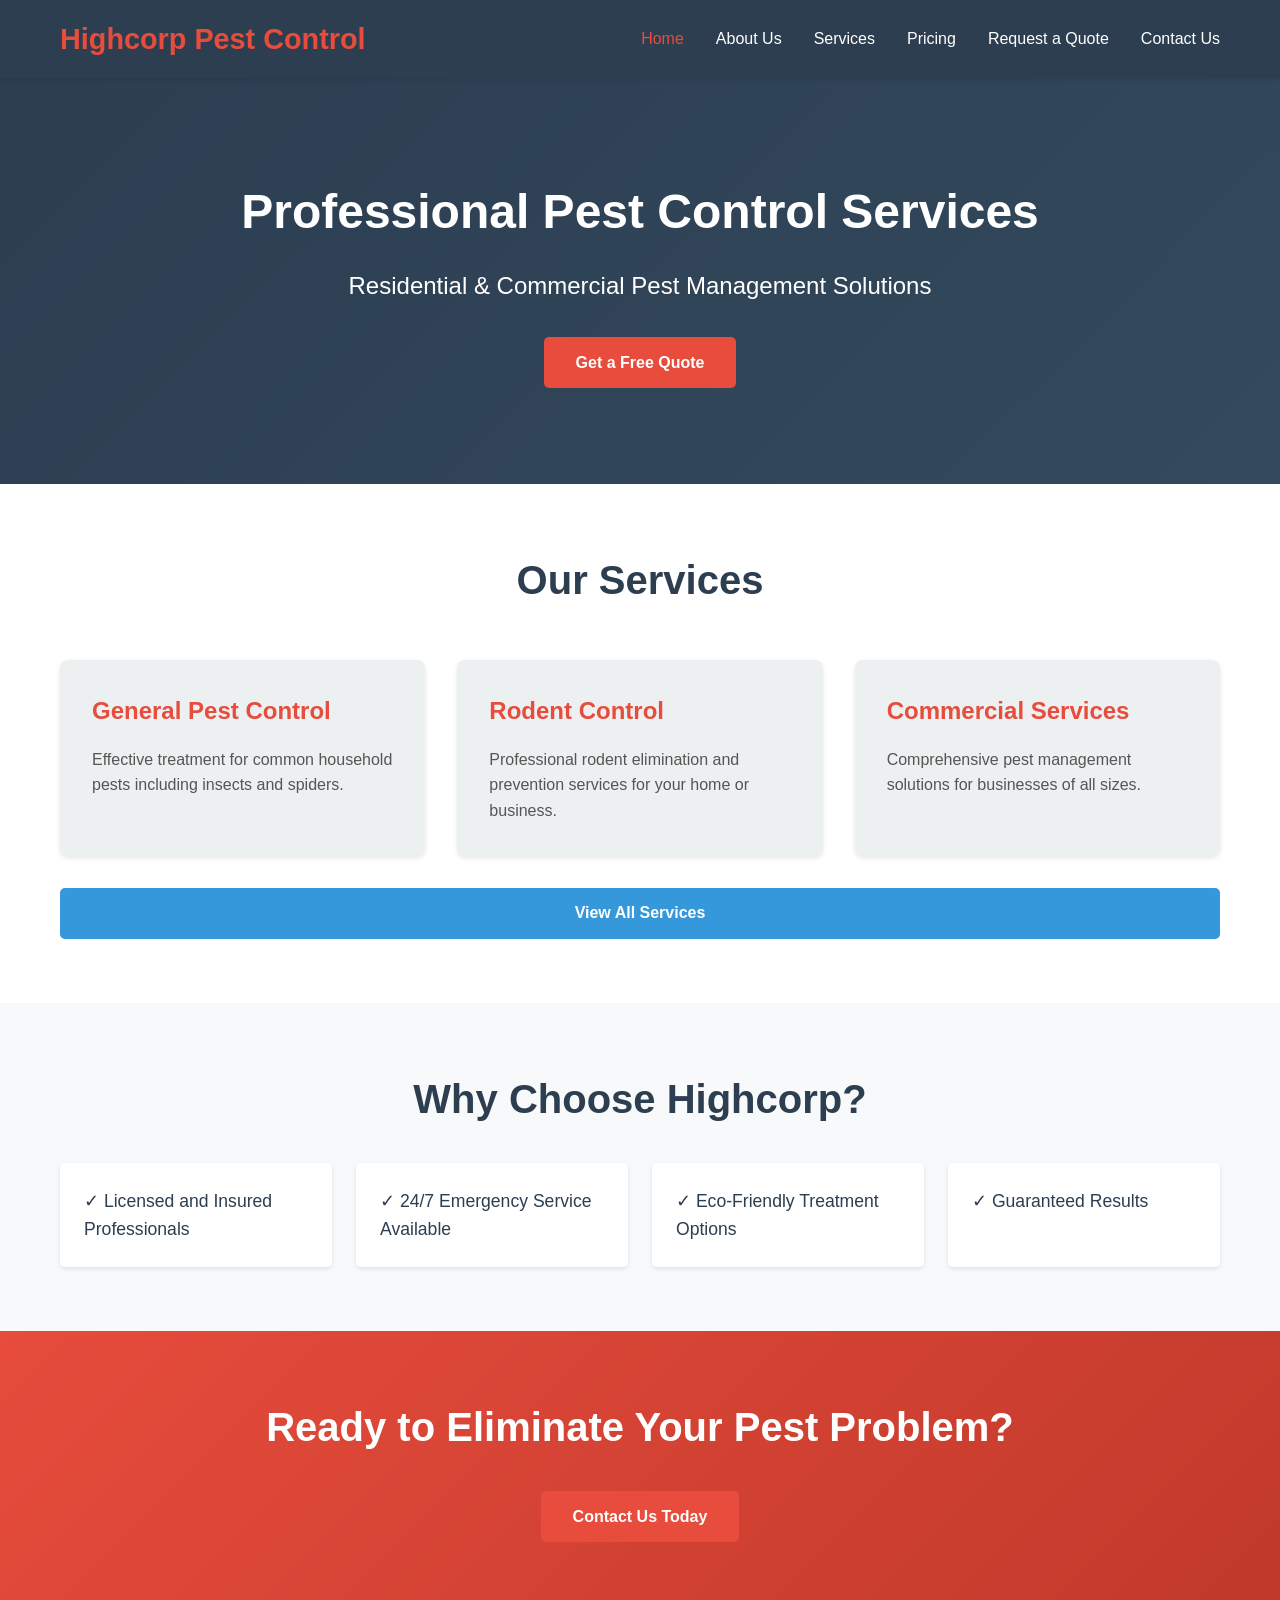
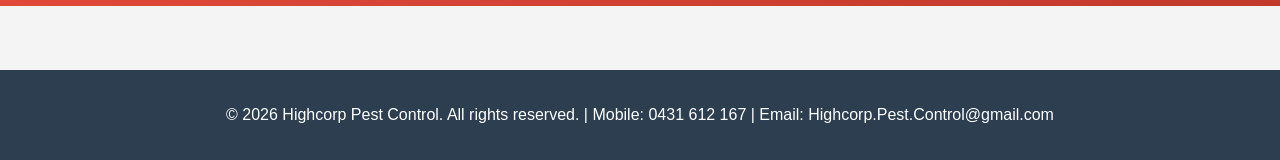
<file: index.html>
<!DOCTYPE html>
<html lang="en">
<head>
    <meta charset="UTF-8">
    <meta name="viewport" content="width=device-width, initial-scale=1.0">
    <title>Highcorp Pest Control - Professional Pest Management</title>
    <link rel="stylesheet" href="style.css">
</head>
<body>
    <!-- Navigation -->
    <nav class="navbar">
        <div class="container">
            <div class="logo">
                <h1>Highcorp Pest Control</h1>
            </div>
            <ul class="nav-links">
                <li><a href="index.html" class="active">Home</a></li>
                <li><a href="about.html">About Us</a></li>
                <li><a href="services.html">Services</a></li>
                <li><a href="pricing.html">Pricing</a></li>
                <li><a href="quote.html">Request a Quote</a></li>
                <li><a href="contact.html">Contact Us</a></li>
            </ul>
        </div>
    </nav>

    <!-- Hero Section -->
    <section class="hero">
        <div class="container">
            <h2>Professional Pest Control Services</h2>
            <p>Residential & Commercial Pest Management Solutions</p>
            <a href="quote.html" class="btn btn-primary">Get a Free Quote</a>
        </div>
    </section>

    <!-- Services Preview -->
    <section class="services-preview">
        <div class="container">
            <h2>Our Services</h2>
            <div class="services-grid">
                <div class="service-card">
                    <h3>General Pest Control</h3>
                    <p>Effective treatment for common household pests including insects and spiders.</p>
                </div>
                <div class="service-card">
                    <h3>Rodent Control</h3>
                    <p>Professional rodent elimination and prevention services for your home or business.</p>
                </div>
                <div class="service-card">
                    <h3>Commercial Services</h3>
                    <p>Comprehensive pest management solutions for businesses of all sizes.</p>
                </div>
            </div>
            <a href="services.html" class="btn btn-secondary">View All Services</a>
        </div>
    </section>

    <!-- Why Choose Us -->
    <section class="why-us">
        <div class="container">
            <h2>Why Choose Highcorp?</h2>
            <ul class="features">
                <li>✓ Licensed and Insured Professionals</li>
                <li>✓ 24/7 Emergency Service Available</li>
                <li>✓ Eco-Friendly Treatment Options</li>
                <li>✓ Guaranteed Results</li>
            </ul>
        </div>
    </section>

    <!-- CTA Section -->
    <section class="cta">
        <div class="container">
            <h2>Ready to Eliminate Your Pest Problem?</h2>
            <a href="contact.html" class="btn btn-primary">Contact Us Today</a>
        </div>
    </section>

    <!-- Footer -->
    <footer>
        <div class="container">
            <p>&copy; 2026 Highcorp Pest Control. All rights reserved. | Mobile: 0431 612 167 | Email: Highcorp.Pest.Control@gmail.com</p>
        </div>
    </footer>
</body>
</html>
</file>
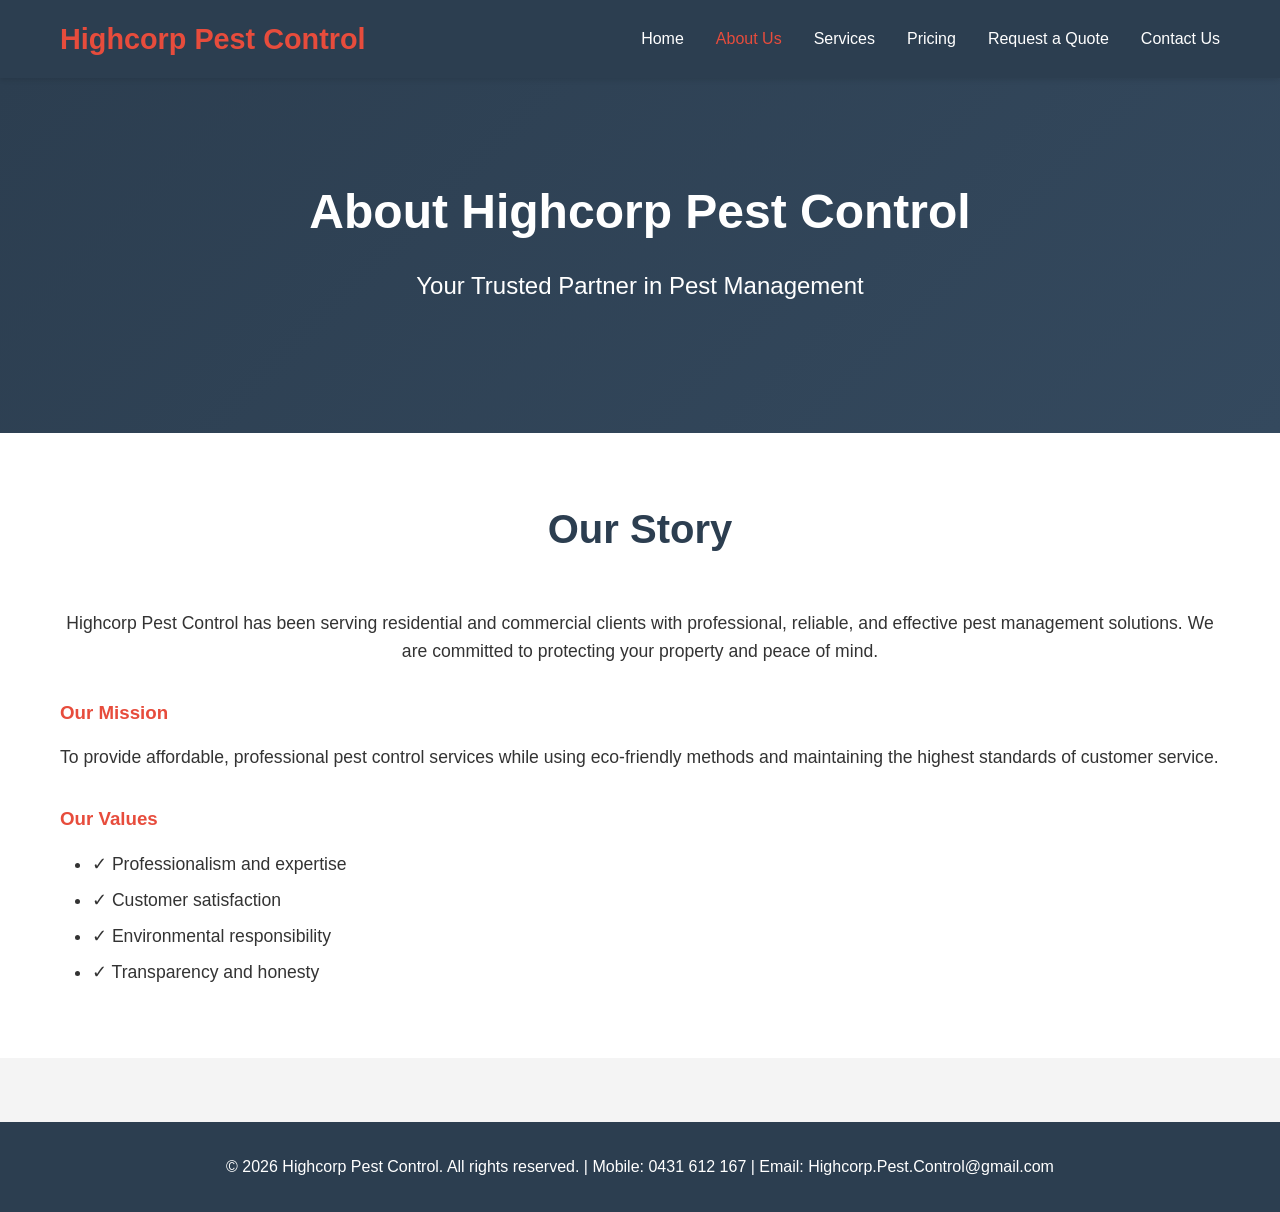
<file: about.html>
<!DOCTYPE html>
<html lang="en">
<head>
    <meta charset="UTF-8">
    <meta name="viewport" content="width=device-width, initial-scale=1.0">
    <title>About Us - Highcorp Pest Control</title>
    <link rel="stylesheet" href="style.css">
</head>
<body>
    <!-- Navigation -->
    <nav class="navbar">
        <div class="container">
            <div class="logo">
                <h1>Highcorp Pest Control</h1>
            </div>
            <ul class="nav-links">
                <li><a href="index.html">Home</a></li>
                <li><a href="about.html" class="active">About Us</a></li>
                <li><a href="services.html">Services</a></li>
                <li><a href="pricing.html">Pricing</a></li>
                <li><a href="quote.html">Request a Quote</a></li>
                <li><a href="contact.html">Contact Us</a></li>
            </ul>
        </div>
    </nav>

    <!-- Main Content -->
    <section class="hero">
        <div class="container">
            <h2>About Highcorp Pest Control</h2>
            <p>Your Trusted Partner in Pest Management</p>
        </div>
    </section>

    <section class="services-preview">
        <div class="container">
            <h2>Our Story</h2>
            <p style="text-align: center; font-size: 1.1rem; margin-bottom: 2rem;">
                Highcorp Pest Control has been serving residential and commercial clients with professional, reliable, and effective pest management solutions. We are committed to protecting your property and peace of mind.
            </p>
            
            <h3 style="color: #e74c3c; margin-top: 2rem; margin-bottom: 1rem;">Our Mission</h3>
            <p style="font-size: 1.1rem; margin-bottom: 2rem;">
                To provide affordable, professional pest control services while using eco-friendly methods and maintaining the highest standards of customer service.
            </p>

            <h3 style="color: #e74c3c; margin-bottom: 1rem;">Our Values</h3>
            <ul style="margin-left: 2rem; font-size: 1.1rem;">
                <li style="margin-bottom: 0.5rem;">✓ Professionalism and expertise</li>
                <li style="margin-bottom: 0.5rem;">✓ Customer satisfaction</li>
                <li style="margin-bottom: 0.5rem;">✓ Environmental responsibility</li>
                <li style="margin-bottom: 0.5rem;">✓ Transparency and honesty</li>
            </ul>
        </div>
    </section>

    <!-- Footer -->
    <footer>
        <div class="container">
            <p>&copy; 2026 Highcorp Pest Control. All rights reserved. | Mobile: 0431 612 167 | Email: Highcorp.Pest.Control@gmail.com</p>
        </div>
    </footer>
</body>
</html>
</file>
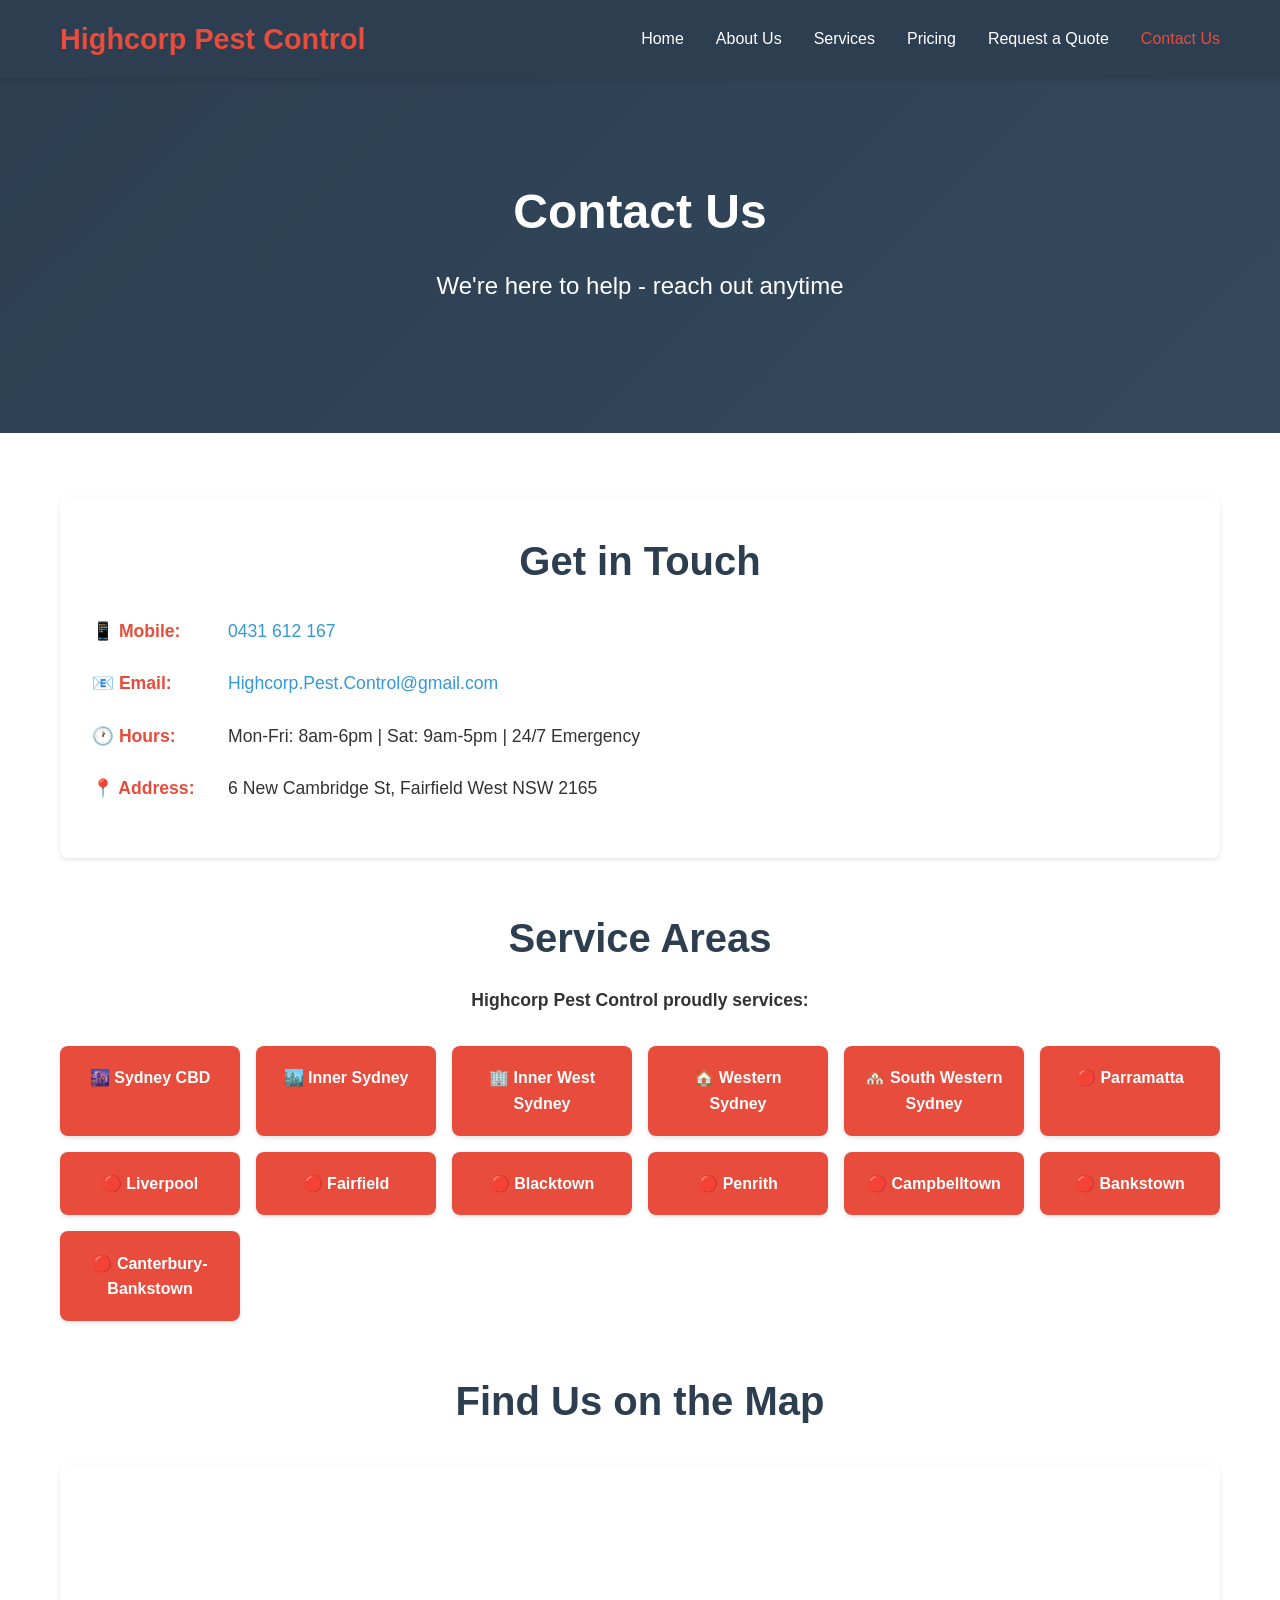
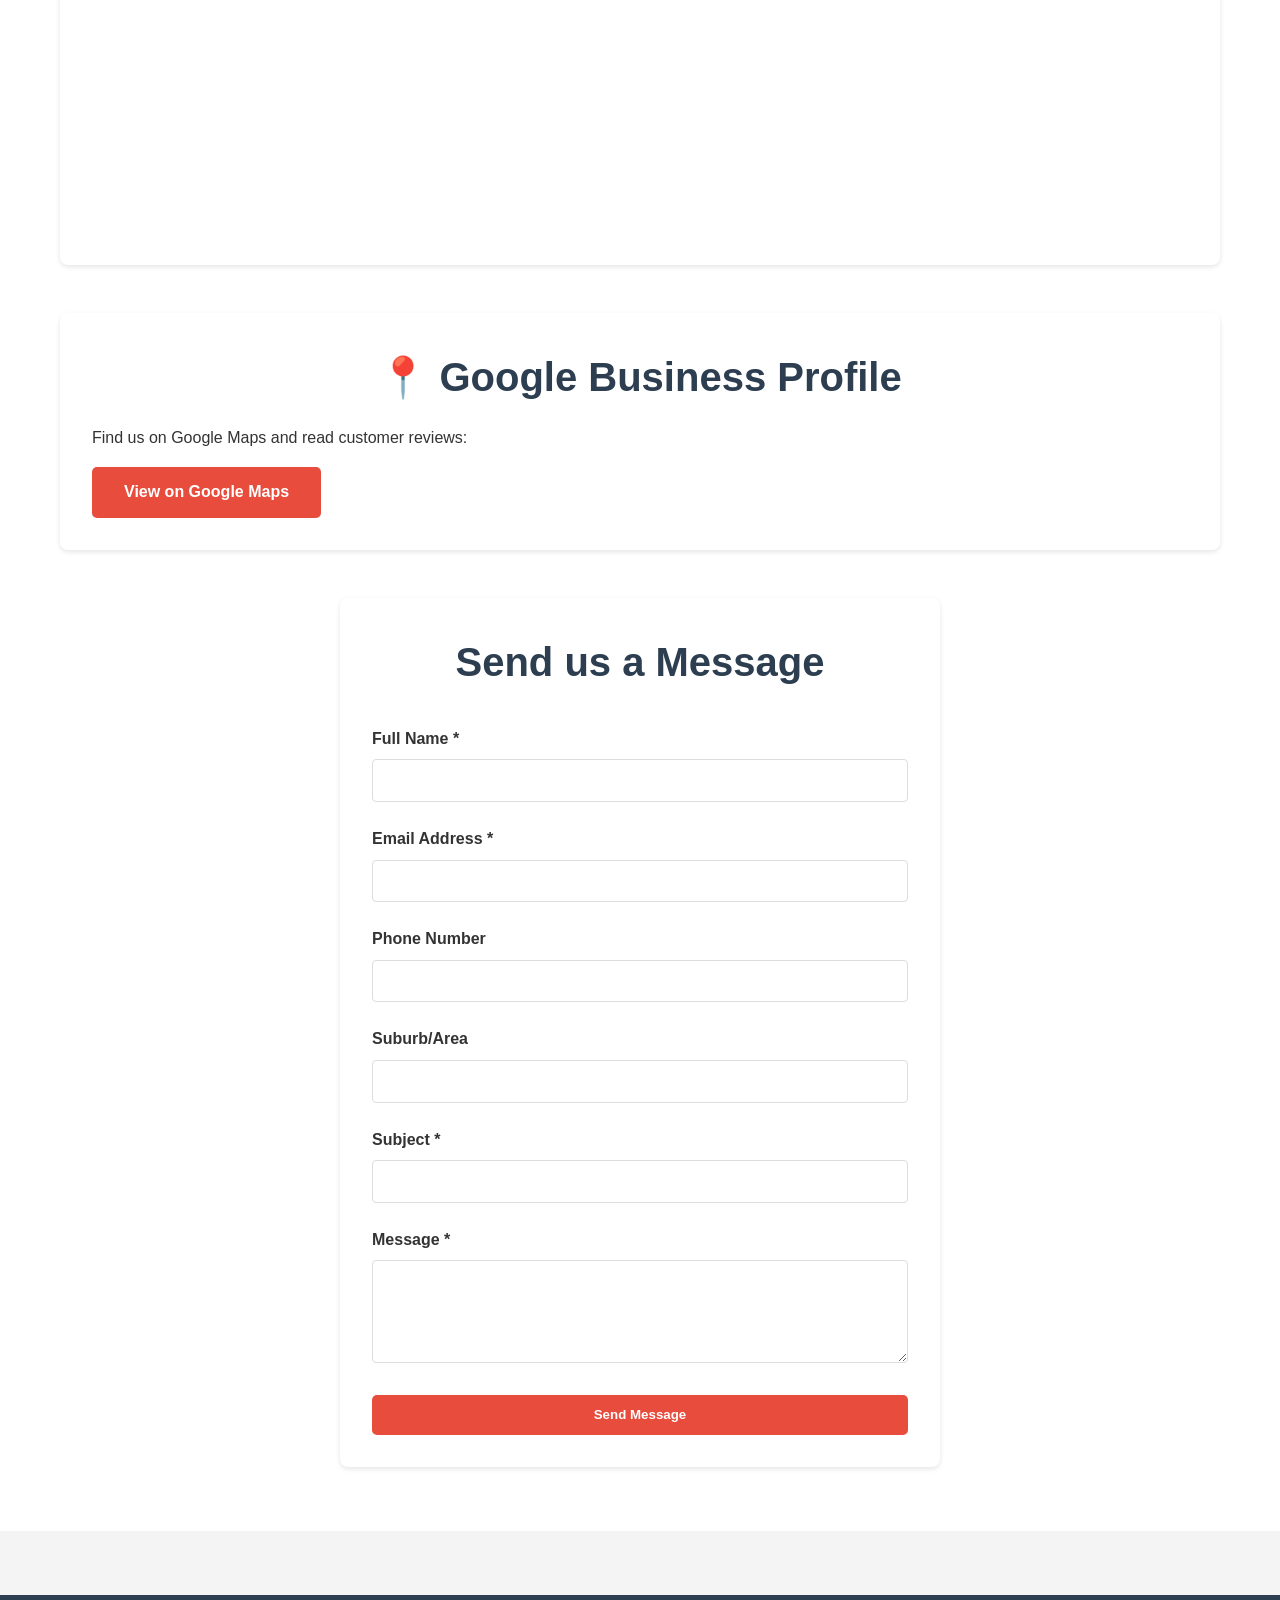
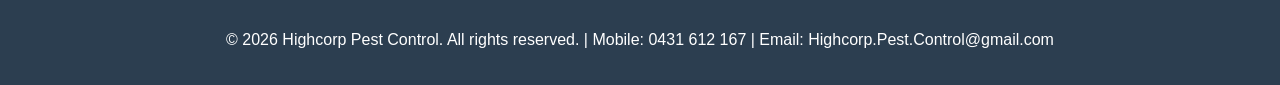
<file: contact.html>
<!DOCTYPE html>
<html lang="en">
<head>
    <meta charset="UTF-8">
    <meta name="viewport" content="width=device-width, initial-scale=1.0">
    <title>Contact Us & Service Areas - Highcorp Pest Control</title>
    <link rel="stylesheet" href="style.css">
    <style>
        .map-container {
            width: 100%;
            height: 400px;
            border-radius: 8px;
            overflow: hidden;
            margin: 2rem 0;
            box-shadow: 0 2px 5px rgba(0,0,0,0.1);
        }
        
        .map-container iframe {
            width: 100%;
            height: 100%;
            border: none;
        }

        .service-areas {
            display: grid;
            grid-template-columns: repeat(auto-fit, minmax(160px, 1fr));
            gap: 1rem;
            margin: 2rem 0;
        }

        .service-area-badge {
            background-color: #e74c3c;
            color: white;
            padding: 1.2rem;
            border-radius: 8px;
            text-align: center;
            font-weight: bold;
            box-shadow: 0 2px 5px rgba(0,0,0,0.1);
            transition: transform 0.3s ease, box-shadow 0.3s ease;
        }

        .service-area-badge:hover {
            transform: translateY(-3px);
            box-shadow: 0 4px 12px rgba(231, 76, 60, 0.3);
        }

        .contact-info-section {
            background-color: white;
            padding: 2rem;
            border-radius: 8px;
            box-shadow: 0 2px 5px rgba(0,0,0,0.1);
            margin-bottom: 2rem;
        }

        .contact-info-row {
            display: flex;
            align-items: center;
            margin-bottom: 1.5rem;
            font-size: 1.1rem;
        }

        .contact-info-row strong {
            color: #e74c3c;
            margin-right: 1rem;
            min-width: 120px;
        }

        .contact-info-row a {
            color: #3498db;
            text-decoration: none;
        }

        .contact-info-row a:hover {
            text-decoration: underline;
        }
    </style>
</head>
<body>
    <!-- Navigation -->
    <nav class="navbar">
        <div class="container">
            <div class="logo">
                <h1>Highcorp Pest Control</h1>
            </div>
            <ul class="nav-links">
                <li><a href="index.html">Home</a></li>
                <li><a href="about.html">About Us</a></li>
                <li><a href="services.html">Services</a></li>
                <li><a href="pricing.html">Pricing</a></li>
                <li><a href="quote.html">Request a Quote</a></li>
                <li><a href="contact.html" class="active">Contact Us</a></li>
            </ul>
        </div>
    </nav>

    <!-- Main Content -->
    <section class="hero">
        <div class="container">
            <h2>Contact Us</h2>
            <p>We're here to help - reach out anytime</p>
        </div>
    </section>

    <section class="services-preview">
        <div class="container">
            <!-- Quick Contact Info -->
            <div class="contact-info-section">
                <h2 style="color: #2c3e50; margin-bottom: 1.5rem;">Get in Touch</h2>
                
                <div class="contact-info-row">
                    <strong>📱 Mobile:</strong>
                    <a href="tel:+61431612167">0431 612 167</a>
                </div>
                
                <div class="contact-info-row">
                    <strong>📧 Email:</strong>
                    <a href="mailto:Highcorp.Pest.Control@gmail.com">Highcorp.Pest.Control@gmail.com</a>
                </div>
                
                <div class="contact-info-row">
                    <strong>🕐 Hours:</strong>
                    <span>Mon-Fri: 8am-6pm | Sat: 9am-5pm | 24/7 Emergency</span>
                </div>
                
                <div class="contact-info-row">
                    <strong>📍 Address:</strong>
                    <span>6 New Cambridge St, Fairfield West NSW 2165</span>
                </div>
            </div>

            <!-- Service Areas -->
            <h2 style="color: #2c3e50; text-align: center; margin-top: 3rem; margin-bottom: 1rem;">Service Areas</h2>
            <p style="text-align: center; font-size: 1.1rem; margin-bottom: 2rem; font-weight: bold; color: #333;">
                Highcorp Pest Control proudly services:
            </p>
            
            <div class="service-areas">
                <div class="service-area-badge">🌆 Sydney CBD</div>
                <div class="service-area-badge">🏙️ Inner Sydney</div>
                <div class="service-area-badge">🏢 Inner West Sydney</div>
                <div class="service-area-badge">🏠 Western Sydney</div>
                <div class="service-area-badge">🏘️ South Western Sydney</div>
                <div class="service-area-badge">🔴 Parramatta</div>
                <div class="service-area-badge">🔴 Liverpool</div>
                <div class="service-area-badge">🔴 Fairfield</div>
                <div class="service-area-badge">🔴 Blacktown</div>
                <div class="service-area-badge">🔴 Penrith</div>
                <div class="service-area-badge">🔴 Campbelltown</div>
                <div class="service-area-badge">🔴 Bankstown</div>
                <div class="service-area-badge">🔴 Canterbury-Bankstown</div>
            </div>

            <!-- Google Maps -->
            <h2 style="color: #2c3e50; text-align: center; margin-top: 3rem; margin-bottom: 1rem;">Find Us on the Map</h2>
            
            <div class="map-container">
                <iframe src="https://www.google.com/maps/embed?pb=!1m18!1m12!1m3!1d3315.8484848484844!2d150.98766!3d-33.85823!2m3!1f0!2f0!3f0!3m2!1i1024!2i768!4f13.1!3m3!1m2!1s0x6b129d3e3e3e3e3f%3A0x3e3e3e3e3e3e3e3e!2s6%20New%20Cambridge%20Street%2C%20Fairfield%20West%20NSW%202165!5e0!3m2!1sen!2sau!4v1623456789" allowfullscreen="" loading="lazy"></iframe>
            </div>

            <!-- Google Business Profile Card -->
            <div class="contact-info-section" style="margin-top: 3rem;">
                <h2 style="color: #2c3e50; margin-bottom: 1rem;">📍 Google Business Profile</h2>
                <p style="margin-bottom: 1rem;">Find us on Google Maps and read customer reviews:</p>
                <a href="https://www.google.com/maps/search/Highcorp+Pest+Control+Fairfield+West" class="btn btn-primary" target="_blank" style="display: inline-block;">View on Google Maps</a>
            </div>

            <!-- Contact Form -->
            <div style="max-width: 600px; margin: 3rem auto 0; background-color: white; padding: 2rem; border-radius: 8px; box-shadow: 0 2px 5px rgba(0,0,0,0.1);">
                <h2 style="text-align: center; color: #2c3e50; margin-bottom: 2rem;">Send us a Message</h2>
                <form action="mailto:Highcorp.Pest.Control@gmail.com" method="POST" enctype="text/plain">
                    <div style="margin-bottom: 1.5rem;">
                        <label for="name" style="display: block; margin-bottom: 0.5rem; font-weight: bold;">Full Name *</label>
                        <input type="text" id="name" name="name" required style="width: 100%; padding: 0.8rem; border: 1px solid #ddd; border-radius: 4px;">
                    </div>

                    <div style="margin-bottom: 1.5rem;">
                        <label for="email" style="display: block; margin-bottom: 0.5rem; font-weight: bold;">Email Address *</label>
                        <input type="email" id="email" name="email" required style="width: 100%; padding: 0.8rem; border: 1px solid #ddd; border-radius: 4px;">
                    </div>

                    <div style="margin-bottom: 1.5rem;">
                        <label for="phone" style="display: block; margin-bottom: 0.5rem; font-weight: bold;">Phone Number</label>
                        <input type="tel" id="phone" name="phone" style="width: 100%; padding: 0.8rem; border: 1px solid #ddd; border-radius: 4px;">
                    </div>

                    <div style="margin-bottom: 1.5rem;">
                        <label for="suburb" style="display: block; margin-bottom: 0.5rem; font-weight: bold;">Suburb/Area</label>
                        <input type="text" id="suburb" name="suburb" style="width: 100%; padding: 0.8rem; border: 1px solid #ddd; border-radius: 4px;">
                    </div>

                    <div style="margin-bottom: 1.5rem;">
                        <label for="subject" style="display: block; margin-bottom: 0.5rem; font-weight: bold;">Subject *</label>
                        <input type="text" id="subject" name="subject" required style="width: 100%; padding: 0.8rem; border: 1px solid #ddd; border-radius: 4px;">
                    </div>

                    <div style="margin-bottom: 1.5rem;">
                        <label for="message" style="display: block; margin-bottom: 0.5rem; font-weight: bold;">Message *</label>
                        <textarea id="message" name="message" rows="5" required style="width: 100%; padding: 0.8rem; border: 1px solid #ddd; border-radius: 4px; font-family: Arial, sans-serif;"></textarea>
                    </div>

                    <button type="submit" class="btn btn-primary" style="width: 100%; text-align: center; cursor: pointer;">Send Message</button>
                </form>
            </div>
        </div>
    </section>

    <!-- Footer -->
    <footer>
        <div class="container">
            <p>&copy; 2026 Highcorp Pest Control. All rights reserved. | Mobile: 0431 612 167 | Email: Highcorp.Pest.Control@gmail.com</p>
        </div>
    </footer>
</body>
</html>
</file>
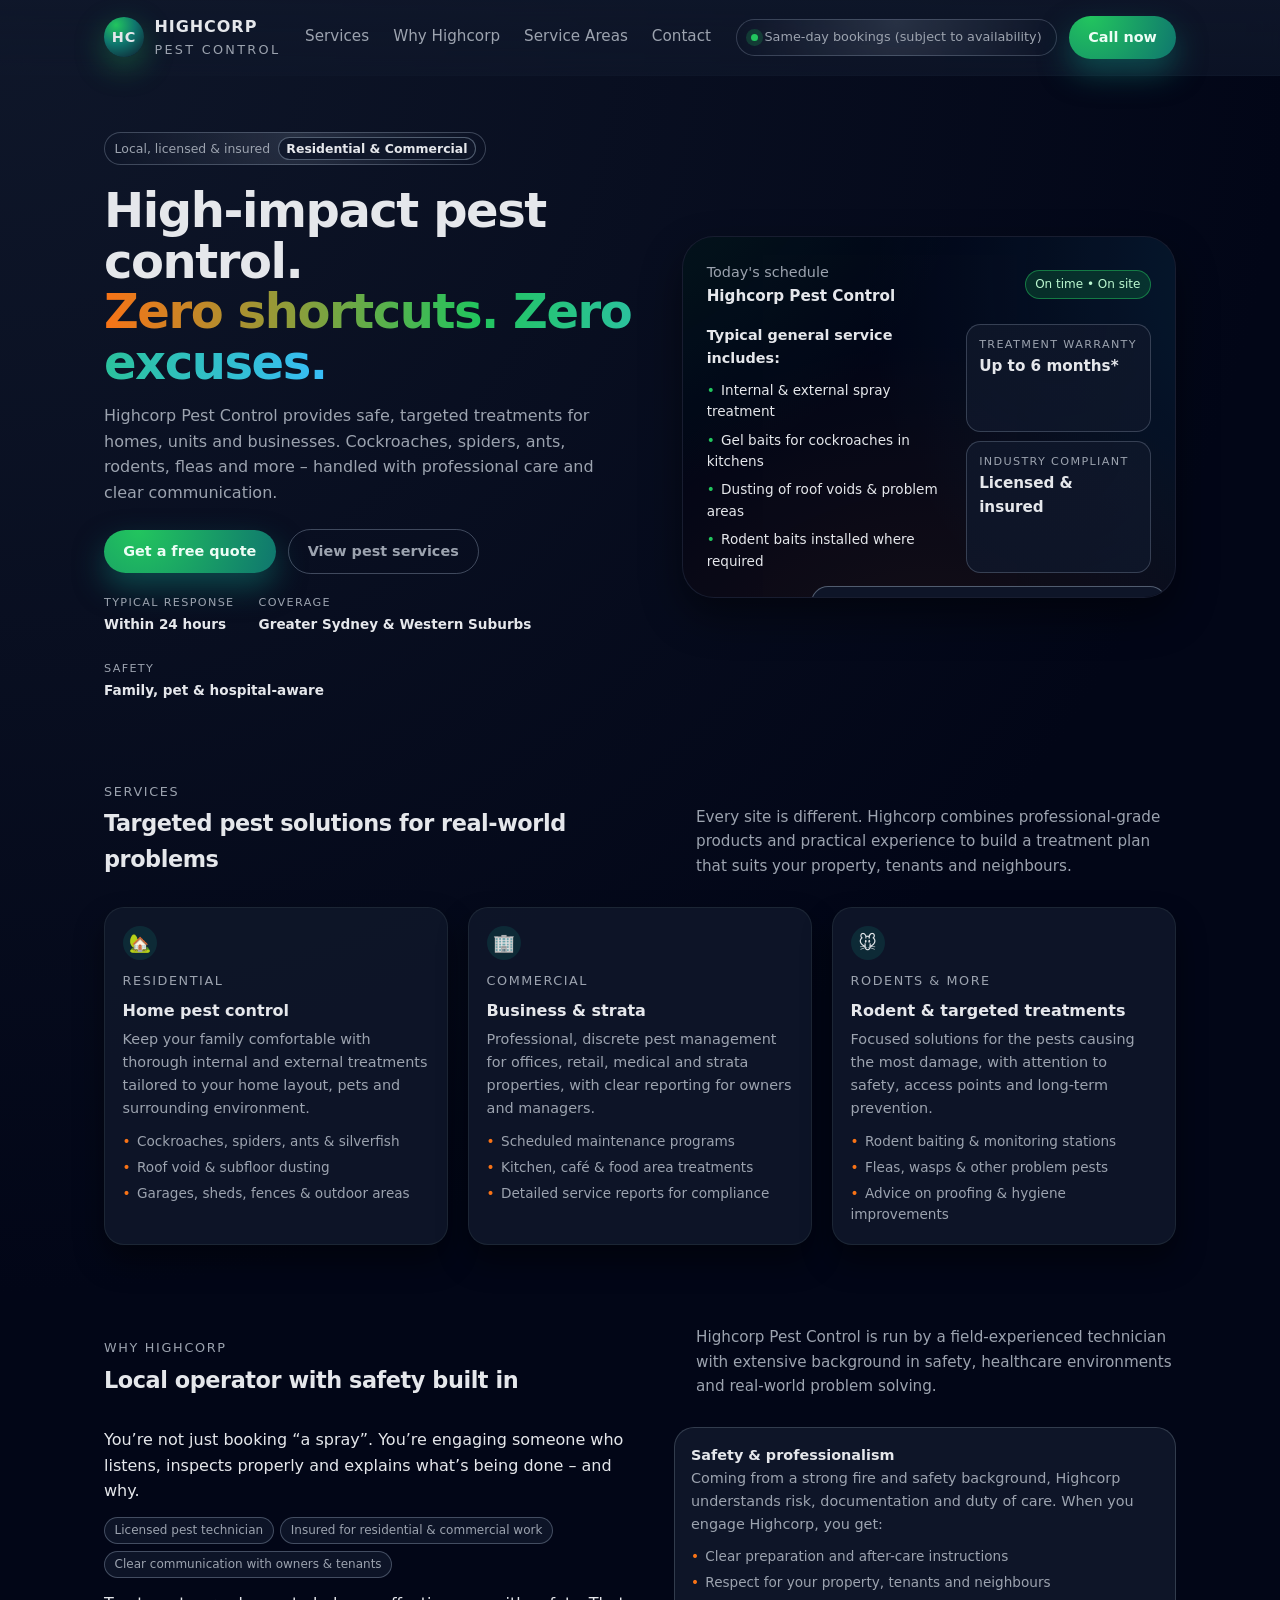
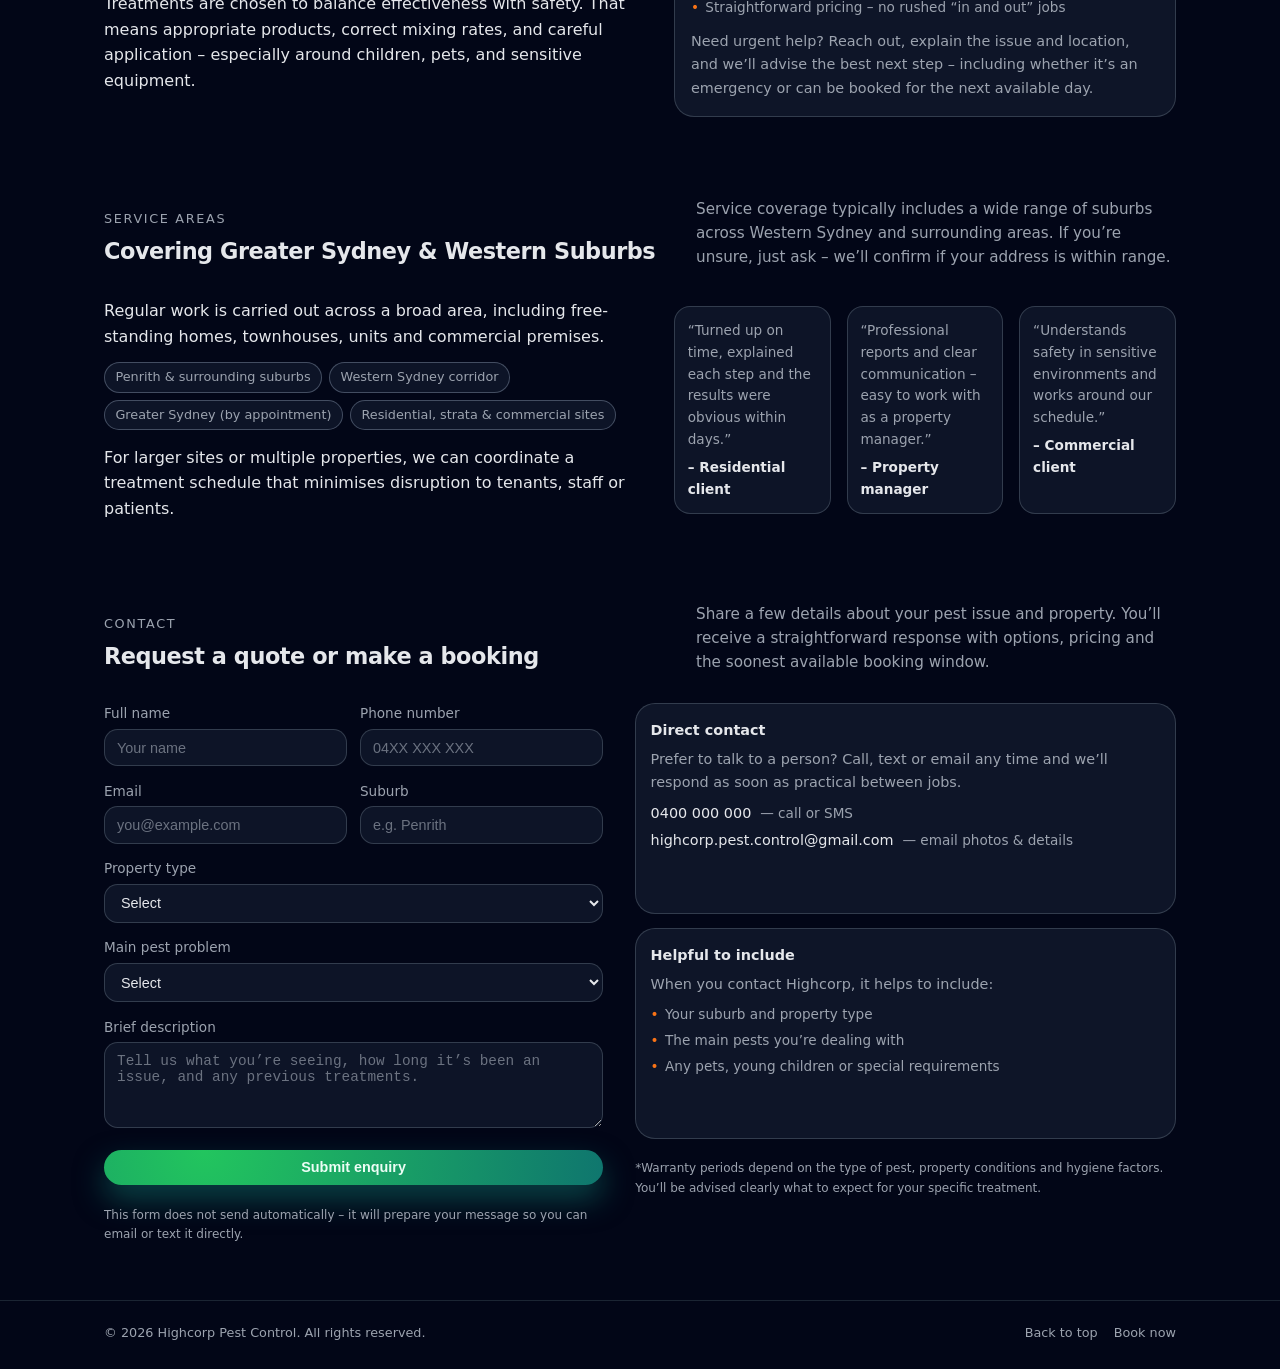
<file: highcorp_pest_control.html>
<!DOCTYPE html>
<html lang="en">
<head>
  <meta charset="UTF-8" />
  <title>Highcorp Pest Control | Professional Pest Management Services</title>
  <meta name="viewport" content="width=device-width, initial-scale=1" />
  <meta name="description" content="Highcorp Pest Control provides safe, reliable pest management for homes and businesses. Cockroaches, spiders, ants, rodents, termites and more.">
  <style>
    :root {
      --primary: #0f766e;
      --primary-dark: #115e59;
      --secondary: #f97316;
      --bg: #020617;
      --bg-elevated: #020617;
      --text: #e5e7eb;
      --muted: #9ca3af;
      --border: #1f2937;
      --radius-lg: 1.25rem;
      --radius-xl: 2rem;
      --shadow-soft: 0 18px 40px rgba(0, 0, 0, 0.45);
      --transition: 200ms ease-out;
      --max-width: 1120px;
    }

    * {
      box-sizing: border-box;
      margin: 0;
      padding: 0;
    }

    body {
      font-family: system-ui, -apple-system, BlinkMacSystemFont, "Segoe UI", sans-serif;
      background: radial-gradient(circle at top left, #0f172a 0, #020617 40%, #020617 100%);
      color: var(--text);
      line-height: 1.6;
      -webkit-font-smoothing: antialiased;
    }

    a {
      color: inherit;
      text-decoration: none;
    }

    img {
      max-width: 100%;
      display: block;
    }

    .page {
      min-height: 100vh;
      display: flex;
      flex-direction: column;
    }

    .container {
      width: 100%;
      max-width: var(--max-width);
      margin: 0 auto;
      padding: 0 1.5rem;
    }

    /* Header / Nav */
    header {
      position: sticky;
      top: 0;
      z-index: 50;
      backdrop-filter: blur(16px);
      background: linear-gradient(to bottom, rgba(15, 23, 42, 0.9), rgba(15, 23, 42, 0.75));
      border-bottom: 1px solid rgba(15, 23, 42, 0.9);
    }

    .nav {
      display: flex;
      align-items: center;
      justify-content: space-between;
      padding: 0.9rem 0;
    }

    .logo {
      display: flex;
      align-items: center;
      gap: 0.65rem;
    }

    .logo-icon {
      width: 40px;
      height: 40px;
      border-radius: 999px;
      background: radial-gradient(circle at 30% 20%, #22c55e, #0f766e 45%, #0f172a 100%);
      display: flex;
      align-items: center;
      justify-content: center;
      box-shadow: 0 10px 30px rgba(34, 197, 94, 0.35);
      font-weight: 800;
      letter-spacing: 0.06em;
      font-size: 0.9rem;
    }

    .logo-text {
      display: flex;
      flex-direction: column;
    }

    .logo-text span:first-child {
      font-weight: 700;
      font-size: 1rem;
      letter-spacing: 0.06em;
      text-transform: uppercase;
    }

    .logo-text span:last-child {
      font-size: 0.8rem;
      color: var(--muted);
      text-transform: uppercase;
      letter-spacing: 0.18em;
    }

    .nav-links {
      display: flex;
      align-items: center;
      gap: 1.5rem;
      font-size: 0.95rem;
    }

    .nav-links a {
      color: var(--muted);
      font-weight: 500;
      position: relative;
      padding-bottom: 0.1rem;
    }

    .nav-links a::after {
      content: "";
      position: absolute;
      left: 0;
      bottom: -0.15rem;
      width: 0;
      height: 2px;
      background: linear-gradient(to right, var(--secondary), #22c55e);
      border-radius: 999px;
      transition: width var(--transition);
    }

    .nav-links a:hover {
      color: #f9fafb;
    }

    .nav-links a:hover::after {
      width: 100%;
    }

    .nav-cta {
      display: flex;
      align-items: center;
      gap: 0.75rem;
    }

    .pill {
      padding: 0.45rem 0.9rem;
      border-radius: 999px;
      border: 1px solid rgba(148, 163, 184, 0.3);
      font-size: 0.8rem;
      color: var(--muted);
      display: inline-flex;
      align-items: center;
      gap: 0.4rem;
      background: radial-gradient(circle at top, rgba(148, 163, 184, 0.2), transparent);
    }

    .pill-dot {
      width: 7px;
      height: 7px;
      border-radius: 50%;
      background: #22c55e;
      box-shadow: 0 0 0 5px rgba(34, 197, 94, 0.2);
    }

    .btn {
      display: inline-flex;
      align-items: center;
      justify-content: center;
      gap: 0.5rem;
      padding: 0.6rem 1.2rem;
      border-radius: 999px;
      border: none;
      cursor: pointer;
      font-weight: 600;
      font-size: 0.9rem;
      transition: transform var(--transition), box-shadow var(--transition), background var(--transition), color var(--transition);
      white-space: nowrap;
    }

    .btn-primary {
      background: radial-gradient(circle at 20% 0%, #22c55e, var(--primary));
      color: #ecfdf5;
      box-shadow: 0 14px 30px rgba(15, 118, 110, 0.55);
    }

    .btn-primary:hover {
      transform: translateY(-1px);
      box-shadow: 0 18px 40px rgba(15, 118, 110, 0.7);
    }

    .btn-ghost {
      background: transparent;
      color: var(--muted);
      border: 1px solid rgba(148, 163, 184, 0.4);
    }

    .btn-ghost:hover {
      background: rgba(15, 23, 42, 0.8);
      color: #e5e7eb;
    }

    .mobile-menu-btn {
      display: none;
      background: none;
      border: 1px solid rgba(148, 163, 184, 0.4);
      border-radius: 999px;
      padding: 0.35rem 0.75rem;
      color: #e5e7eb;
      font-size: 0.85rem;
      gap: 0.3rem;
    }

    /* Hero */
    .hero {
      padding: 3.5rem 0 2.5rem;
    }

    .hero-grid {
      display: grid;
      grid-template-columns: minmax(0, 3fr) minmax(0, 2.8fr);
      gap: 3rem;
      align-items: center;
    }

    .hero-badge {
      display: inline-flex;
      align-items: center;
      gap: 0.5rem;
      padding: 0.25rem 0.6rem;
      border-radius: 999px;
      border: 1px solid rgba(148, 163, 184, 0.35);
      background: radial-gradient(circle at top, rgba(148, 163, 184, 0.2), transparent);
      color: var(--muted);
      font-size: 0.78rem;
      margin-bottom: 1.25rem;
    }

    .hero-badge span {
      padding: 0.05rem 0.45rem;
      border-radius: 999px;
      background: rgba(15, 23, 42, 0.9);
      border: 1px solid rgba(148, 163, 184, 0.5);
      color: #e5e7eb;
      font-weight: 600;
    }

    .hero-title {
      font-size: clamp(2.3rem, 4vw, 3rem);
      line-height: 1.05;
      letter-spacing: -0.03em;
      margin-bottom: 1rem;
    }

    .hero-title span {
      background: linear-gradient(to right, #f97316, #22c55e, #38bdf8);
      -webkit-background-clip: text;
      background-clip: text;
      color: transparent;
    }

    .hero-subtitle {
      font-size: 1rem;
      color: var(--muted);
      max-width: 36rem;
      margin-bottom: 1.5rem;
    }

    .hero-cta {
      display: flex;
      flex-wrap: wrap;
      gap: 0.75rem;
      align-items: center;
      margin-bottom: 1.25rem;
    }

    .hero-meta {
      display: flex;
      flex-wrap: wrap;
      gap: 1.5rem;
      font-size: 0.85rem;
      color: var(--muted);
      margin-top: 1rem;
    }

    .hero-meta-item {
      display: flex;
      flex-direction: column;
      gap: 0.15rem;
    }

    .hero-meta-label {
      text-transform: uppercase;
      letter-spacing: 0.12em;
      font-size: 0.7rem;
    }

    .hero-meta-value {
      font-weight: 600;
      color: #e5e7eb;
    }

    /* Hero visual card */
    .hero-visual {
      position: relative;
    }

    .hero-card {
      background: radial-gradient(circle at top left, #020617, #020617 40%, #020617 100%);
      border-radius: var(--radius-xl);
      padding: 1.5rem;
      border: 1px solid rgba(148, 163, 184, 0.15);
      box-shadow: var(--shadow-soft);
      position: relative;
      overflow: hidden;
      isolation: isolate;
    }

    .hero-card::before {
      content: "";
      position: absolute;
      inset: -50%;
      background:
        radial-gradient(circle at 10% 0, rgba(34, 197, 94, 0.18), transparent 40%),
        radial-gradient(circle at 90% 30%, rgba(56, 189, 248, 0.16), transparent 45%),
        radial-gradient(circle at 50% 100%, rgba(249, 115, 22, 0.13), transparent 50%);
      opacity: 0.8;
      z-index: -1;
    }

    .hero-card-header {
      display: flex;
      align-items: center;
      justify-content: space-between;
      margin-bottom: 1rem;
    }

    .hero-card-title {
      font-size: 0.9rem;
      color: var(--muted);
    }

    .hero-card-brand {
      font-weight: 600;
      font-size: 0.95rem;
    }

    .hero-card-tag {
      padding: 0.25rem 0.6rem;
      border-radius: 999px;
      font-size: 0.75rem;
      border: 1px solid rgba(34, 197, 94, 0.5);
      color: #bbf7d0;
      background: rgba(22, 163, 74, 0.22);
    }

    .hero-card-grid {
      display: grid;
      grid-template-columns: 1.3fr 1fr;
      gap: 1.2rem;
      margin-top: 0.75rem;
    }

    .hero-card-main {
      font-size: 0.9rem;
    }

    .hero-list {
      list-style: none;
      display: flex;
      flex-direction: column;
      gap: 0.4rem;
      margin-top: 0.6rem;
      font-size: 0.85rem;
    }

    .hero-list li::before {
      content: "•";
      color: #22c55e;
      margin-right: 0.4rem;
    }

    .hero-card-stats {
      font-size: 0.8rem;
      display: grid;
      gap: 0.55rem;
    }

    .stat-card {
      padding: 0.7rem 0.75rem;
      border-radius: 0.9rem;
      border: 1px solid rgba(148, 163, 184, 0.3);
      background: radial-gradient(circle at top, rgba(15, 23, 42, 0.9), rgba(15, 23, 42, 0.85));
    }

    .stat-label {
      font-size: 0.7rem;
      text-transform: uppercase;
      letter-spacing: 0.12em;
      color: var(--muted);
    }

    .stat-value {
      font-size: 0.95rem;
      font-weight: 600;
    }

    .hero-floating-pill {
      position: absolute;
      bottom: -0.4rem;
      right: 0.5rem;
      transform: translateY(50%);
      padding: 0.4rem 0.7rem;
      font-size: 0.75rem;
      border-radius: 999px;
      background: rgba(15, 23, 42, 0.95);
      border: 1px solid rgba(148, 163, 184, 0.5);
      color: var(--muted);
      display: inline-flex;
      align-items: center;
      gap: 0.35rem;
      backdrop-filter: blur(10px);
    }

    .hero-floating-pill span {
      font-weight: 600;
      color: #e5e7eb;
    }

    /* Section base */
    section {
      padding: 2.5rem 0;
    }

    .section-header {
      display: flex;
      justify-content: space-between;
      align-items: flex-end;
      gap: 1.5rem;
      margin-bottom: 1.8rem;
    }

    .section-title {
      font-size: 1.4rem;
      letter-spacing: -0.02em;
    }

    .section-kicker {
      text-transform: uppercase;
      letter-spacing: 0.13em;
      font-size: 0.8rem;
      color: var(--muted);
      margin-bottom: 0.25rem;
    }

    .section-description {
      color: var(--muted);
      font-size: 0.95rem;
      max-width: 30rem;
    }

    /* Services */
    .services-grid {
      display: grid;
      grid-template-columns: repeat(3, minmax(0, 1fr));
      gap: 1.25rem;
    }

    .card {
      background: rgba(15, 23, 42, 0.9);
      border-radius: var(--radius-lg);
      padding: 1.15rem 1.1rem;
      border: 1px solid rgba(31, 41, 55, 0.9);
      box-shadow: 0 16px 30px rgba(0, 0, 0, 0.45);
      transition: transform var(--transition), box-shadow var(--transition), border-color var(--transition), background var(--transition);
    }

    .card:hover {
      transform: translateY(-3px);
      box-shadow: 0 18px 40px rgba(0, 0, 0, 0.6);
      border-color: rgba(148, 163, 184, 0.6);
      background: radial-gradient(circle at top, rgba(15, 23, 42, 0.95), rgba(15, 23, 42, 0.95));
    }

    .card-icon {
      width: 34px;
      height: 34px;
      border-radius: 999px;
      display: flex;
      align-items: center;
      justify-content: center;
      background: rgba(15, 118, 110, 0.22);
      margin-bottom: 0.7rem;
      font-size: 1.1rem;
    }

    .card-title {
      font-size: 1rem;
      margin-bottom: 0.25rem;
    }

    .card-subtitle {
      font-size: 0.8rem;
      text-transform: uppercase;
      letter-spacing: 0.12em;
      color: var(--muted);
      margin-bottom: 0.4rem;
    }

    .card p {
      font-size: 0.9rem;
      color: var(--muted);
    }

    .card-list {
      list-style: none;
      margin-top: 0.7rem;
      font-size: 0.85rem;
      color: var(--muted);
      display: grid;
      gap: 0.25rem;
    }

    .card-list li::before {
      content: "•";
      color: #f97316;
      margin-right: 0.4rem;
    }

    /* About / Why us */
    .two-column {
      display: grid;
      grid-template-columns: minmax(0, 1.5fr) minmax(0, 1.4fr);
      gap: 2rem;
      align-items: flex-start;
    }

    .badge-list {
      display: flex;
      flex-wrap: wrap;
      gap: 0.4rem;
      margin-top: 0.8rem;
      margin-bottom: 0.8rem;
    }

    .badge {
      font-size: 0.75rem;
      padding: 0.2rem 0.6rem;
      border-radius: 999px;
      border: 1px solid rgba(148, 163, 184, 0.4);
      color: var(--muted);
      background: rgba(15, 23, 42, 0.9);
    }

    .highlight-box {
      background: rgba(15, 23, 42, 0.95);
      border-radius: var(--radius-lg);
      padding: 1rem;
      border: 1px solid rgba(55, 65, 81, 0.9);
      font-size: 0.9rem;
      color: var(--muted);
    }

    .highlight-box strong {
      color: #e5e7eb;
    }

    /* Service areas */
    .pill-row {
      display: flex;
      flex-wrap: wrap;
      gap: 0.45rem;
      font-size: 0.8rem;
    }

    .pill-tag {
      padding: 0.25rem 0.65rem;
      border-radius: 999px;
      border: 1px solid rgba(148, 163, 184, 0.4);
      color: var(--muted);
      background: rgba(15, 23, 42, 0.9);
    }

    /* Testimonials / small trust row */
    .trust-row {
      display: grid;
      grid-template-columns: repeat(3, minmax(0, 1fr));
      gap: 1rem;
      font-size: 0.85rem;
      margin-top: 0.5rem;
    }

    .trust-card {
      padding: 0.8rem;
      border-radius: 1rem;
      border: 1px solid rgba(55, 65, 81, 0.9);
      background: rgba(15, 23, 42, 0.9);
      color: var(--muted);
    }

    .trust-name {
      font-weight: 600;
      color: #e5e7eb;
      margin-top: 0.4rem;
    }

    /* Contact / CTA */
    .contact-grid {
      display: grid;
      grid-template-columns: minmax(0, 1.2fr) minmax(0, 1.3fr);
      gap: 2rem;
    }

    form {
      display: grid;
      gap: 0.9rem;
    }

    label {
      font-size: 0.85rem;
      color: var(--muted);
      display: block;
      margin-bottom: 0.25rem;
    }

    input,
    textarea,
    select {
      width: 100%;
      padding: 0.6rem 0.75rem;
      background: rgba(15, 23, 42, 0.9);
      border-radius: 0.85rem;
      border: 1px solid rgba(55, 65, 81, 0.9);
      color: #e5e7eb;
      font-size: 0.9rem;
      outline: none;
      transition: border-color var(--transition), box-shadow var(--transition), background var(--transition);
      resize: vertical;
    }

    input::placeholder,
    textarea::placeholder {
      color: #6b7280;
    }

    input:focus,
    textarea:focus,
    select:focus {
      border-color: rgba(34, 197, 94, 0.9);
      box-shadow: 0 0 0 1px rgba(34, 197, 94, 0.5);
      background: rgba(15, 23, 42, 0.95);
    }

    .form-row {
      display: grid;
      grid-template-columns: repeat(2, minmax(0, 1fr));
      gap: 0.8rem;
    }

    .contact-details {
      font-size: 0.9rem;
      color: var(--muted);
      display: grid;
      gap: 0.9rem;
    }

    .contact-details strong {
      color: #e5e7eb;
    }

    .contact-block {
      padding: 0.9rem;
      border-radius: var(--radius-lg);
      border: 1px solid rgba(55, 65, 81, 0.9);
      background: rgba(15, 23, 42, 0.95);
    }

    .contact-block p {
      margin-top: 0.4rem;
    }

    .contact-list {
      list-style: none;
      margin-top: 0.5rem;
      display: grid;
      gap: 0.25rem;
    }

    .contact-list a {
      color: #e5e7eb;
      font-weight: 500;
    }

    .contact-list span {
      color: var(--muted);
      font-size: 0.85rem;
    }

    .small {
      font-size: 0.75rem;
      color: var(--muted);
      margin-top: 0.4rem;
    }

    /* Footer */
    footer {
      border-top: 1px solid rgba(31, 41, 55, 0.9);
      padding: 1.4rem 0 1.6rem;
      margin-top: 1rem;
      font-size: 0.8rem;
      color: var(--muted);
    }

    .footer-row {
      display: flex;
      justify-content: space-between;
      align-items: center;
      gap: 1rem;
      flex-wrap: wrap;
    }

    .footer-links {
      display: flex;
      gap: 1rem;
      flex-wrap: wrap;
    }

    .footer-links a {
      color: var(--muted);
    }

    /* Responsive */
    @media (max-width: 960px) {
      .hero-grid {
        grid-template-columns: minmax(0, 1.1fr);
      }

      .hero-visual {
        order: -1;
      }

      .hero {
        padding-top: 2.6rem;
      }

      .section-header {
        flex-direction: column;
        align-items: flex-start;
      }

      .services-grid {
        grid-template-columns: repeat(2, minmax(0, 1fr));
      }

      .two-column,
      .contact-grid {
        grid-template-columns: minmax(0, 1fr);
      }
    }

    @media (max-width: 768px) {
      .nav-links,
      .nav-cta {
        display: none;
      }

      .mobile-menu-btn {
        display: inline-flex;
      }

      .hero {
        padding-top: 2.1rem;
      }

      .services-grid {
        grid-template-columns: minmax(0, 1fr);
      }

      .trust-row {
        grid-template-columns: minmax(0, 1fr);
      }

      .pill {
        display: none;
      }
    }

    .mobile-menu {
      display: none;
      border-top: 1px solid rgba(31, 41, 55, 0.9);
      background: rgba(15, 23, 42, 0.98);
    }

    .mobile-menu.open {
      display: block;
    }

    .mobile-menu-inner {
      padding: 0.8rem 1.5rem 1.1rem;
      display: grid;
      gap: 0.6rem;
      font-size: 0.92rem;
    }

    .mobile-menu-inner a {
      color: var(--muted);
      padding: 0.25rem 0;
    }

    .mobile-menu-inner a:hover {
      color: #e5e7eb;
    }

    .mobile-menu-inner .btn {
      margin-top: 0.4rem;
      width: 100%;
      justify-content: center;
    }
  </style>
</head>
<body>
<div class="page">
  <!-- Header -->
  <header>
    <div class="container">
      <nav class="nav" aria-label="Main navigation">
        <a href="#top" class="logo">
          <div class="logo-icon">HC</div>
          <div class="logo-text">
            <span>Highcorp</span>
            <span>Pest Control</span>
          </div>
        </a>

        <div class="nav-links" aria-label="Primary">
          <a href="#services">Services</a>
          <a href="#about">Why Highcorp</a>
          <a href="#areas">Service Areas</a>
          <a href="#contact">Contact</a>
        </div>

        <div class="nav-cta">
          <div class="pill">
            <span class="pill-dot"></span>
            Same-day bookings (subject to availability)
          </div>
          <a href="tel:0400000000" class="btn btn-primary">
            Call now
          </a>
          <button class="mobile-menu-btn btn" type="button" aria-label="Open navigation" id="mobileMenuBtn">
            Menu
          </button>
        </div>
      </nav>

      <div class="mobile-menu" id="mobileMenu">
        <div class="mobile-menu-inner">
          <a href="#services">Services</a>
          <a href="#about">Why Highcorp</a>
          <a href="#areas">Service Areas</a>
          <a href="#contact">Contact</a>
          <a href="tel:0400000000" class="btn btn-primary">Call 0400 000 000</a>
        </div>
      </div>
    </div>
  </header>

  <main id="top">
    <!-- Hero -->
    <section class="hero">
      <div class="container">
        <div class="hero-grid">
          <div>
            <div class="hero-badge">
              Local, licensed & insured
              <span>Residential & Commercial</span>
            </div>
            <h1 class="hero-title">
              High-impact pest control.<br />
              <span>Zero shortcuts. Zero excuses.</span>
            </h1>
            <p class="hero-subtitle">
              Highcorp Pest Control provides safe, targeted treatments for homes, units and businesses.
              Cockroaches, spiders, ants, rodents, fleas and more – handled with professional care and clear communication.
            </p>

            <div class="hero-cta">
              <a href="#contact" class="btn btn-primary">
                Get a free quote
              </a>
              <a href="#services" class="btn btn-ghost">
                View pest services
              </a>
            </div>

            <div class="hero-meta" aria-label="Key highlights">
              <div class="hero-meta-item">
                <span class="hero-meta-label">Typical response</span>
                <span class="hero-meta-value">Within 24 hours</span>
              </div>
              <div class="hero-meta-item">
                <span class="hero-meta-label">Coverage</span>
                <span class="hero-meta-value">Greater Sydney & Western Suburbs</span>
              </div>
              <div class="hero-meta-item">
                <span class="hero-meta-label">Safety</span>
                <span class="hero-meta-value">Family, pet & hospital-aware</span>
              </div>
            </div>
          </div>

          <div class="hero-visual">
            <div class="hero-card" aria-label="Highcorp service snapshot">
              <div class="hero-card-header">
                <div>
                  <div class="hero-card-title">Today's schedule</div>
                  <div class="hero-card-brand">Highcorp Pest Control</div>
                </div>
                <div class="hero-card-tag">On time • On site</div>
              </div>

              <div class="hero-card-grid">
                <div class="hero-card-main">
                  <p><strong>Typical general service includes:</strong></p>
                  <ul class="hero-list">
                    <li>Internal & external spray treatment</li>
                    <li>Gel baits for cockroaches in kitchens</li>
                    <li>Dusting of roof voids & problem areas</li>
                    <li>Rodent baits installed where required</li>
                  </ul>
                </div>
                <div class="hero-card-stats">
                  <div class="stat-card">
                    <div class="stat-label">Treatment warranty</div>
                    <div class="stat-value">Up to 6 months*</div>
                  </div>
                  <div class="stat-card">
                    <div class="stat-label">Industry compliant</div>
                    <div class="stat-value">Licensed & insured</div>
                  </div>
                </div>
              </div>

              <div class="hero-floating-pill">
                Safety focused • <span>Hospital & healthcare experience</span>
              </div>
            </div>
          </div>
        </div>
      </div>
    </section>

    <!-- Services -->
    <section id="services">
      <div class="container">
        <div class="section-header">
          <div>
            <div class="section-kicker">Services</div>
            <h2 class="section-title">Targeted pest solutions for real-world problems</h2>
          </div>
          <p class="section-description">
            Every site is different. Highcorp combines professional-grade products and practical experience
            to build a treatment plan that suits your property, tenants and neighbours.
          </p>
        </div>

        <div class="services-grid">
          <article class="card">
            <div class="card-icon">🏡</div>
            <div class="card-subtitle">Residential</div>
            <h3 class="card-title">Home pest control</h3>
            <p>
              Keep your family comfortable with thorough internal and external treatments tailored to your home layout,
              pets and surrounding environment.
            </p>
            <ul class="card-list">
              <li>Cockroaches, spiders, ants & silverfish</li>
              <li>Roof void & subfloor dusting</li>
              <li>Garages, sheds, fences & outdoor areas</li>
            </ul>
          </article>

          <article class="card">
            <div class="card-icon">🏢</div>
            <div class="card-subtitle">Commercial</div>
            <h3 class="card-title">Business & strata</h3>
            <p>
              Professional, discrete pest management for offices, retail, medical and strata properties, with clear reporting
              for owners and managers.
            </p>
            <ul class="card-list">
              <li>Scheduled maintenance programs</li>
              <li>Kitchen, café & food area treatments</li>
              <li>Detailed service reports for compliance</li>
            </ul>
          </article>

          <article class="card">
            <div class="card-icon">🐭</div>
            <div class="card-subtitle">Rodents & more</div>
            <h3 class="card-title">Rodent & targeted treatments</h3>
            <p>
              Focused solutions for the pests causing the most damage, with attention to safety, access points and long-term prevention.
            </p>
            <ul class="card-list">
              <li>Rodent baiting & monitoring stations</li>
              <li>Fleas, wasps & other problem pests</li>
              <li>Advice on proofing & hygiene improvements</li>
            </ul>
          </article>
        </div>
      </div>
    </section>

    <!-- About / Why us -->
    <section id="about">
      <div class="container">
        <div class="section-header">
          <div>
            <div class="section-kicker">Why Highcorp</div>
            <h2 class="section-title">Local operator with safety built in</h2>
          </div>
          <p class="section-description">
            Highcorp Pest Control is run by a field-experienced technician with extensive background in safety,
            healthcare environments and real-world problem solving.
          </p>
        </div>

        <div class="two-column">
          <div>
            <p>
              You’re not just booking “a spray”. You’re engaging someone who listens, inspects properly and explains
              what’s being done – and why.
            </p>
            <div class="badge-list">
              <span class="badge">Licensed pest technician</span>
              <span class="badge">Insured for residential & commercial work</span>
              <span class="badge">Clear communication with owners & tenants</span>
            </div>
            <p>
              Treatments are chosen to balance effectiveness with safety. That means appropriate products, correct
              mixing rates, and careful application – especially around children, pets, and sensitive equipment.
            </p>
          </div>

          <div class="highlight-box">
            <strong>Safety & professionalism</strong>
            <p>
              Coming from a strong fire and safety background, Highcorp understands risk, documentation and duty of care.
              When you engage Highcorp, you get:
            </p>
            <ul class="card-list" style="margin-top:0.6rem;">
              <li>Clear preparation and after-care instructions</li>
              <li>Respect for your property, tenants and neighbours</li>
              <li>Straightforward pricing – no rushed “in and out” jobs</li>
            </ul>
            <p style="margin-top:0.7rem;">
              Need urgent help? Reach out, explain the issue and location, and we’ll advise the best next step – including
              whether it’s an emergency or can be booked for the next available day.
            </p>
          </div>
        </div>
      </div>
    </section>

    <!-- Service Areas -->
    <section id="areas">
      <div class="container">
        <div class="section-header">
          <div>
            <div class="section-kicker">Service Areas</div>
            <h2 class="section-title">Covering Greater Sydney & Western Suburbs</h2>
          </div>
          <p class="section-description">
            Service coverage typically includes a wide range of suburbs across Western Sydney and surrounding areas.
            If you’re unsure, just ask – we’ll confirm if your address is within range.
          </p>
        </div>

        <div class="two-column">
          <div>
            <p style="margin-bottom:0.8rem;">
              Regular work is carried out across a broad area, including free-standing homes, townhouses, units
              and commercial premises.
            </p>
            <div class="pill-row">
              <span class="pill-tag">Penrith & surrounding suburbs</span>
              <span class="pill-tag">Western Sydney corridor</span>
              <span class="pill-tag">Greater Sydney (by appointment)</span>
              <span class="pill-tag">Residential, strata & commercial sites</span>
            </div>
            <p style="margin-top:0.9rem;">
              For larger sites or multiple properties, we can coordinate a treatment schedule that minimises disruption
              to tenants, staff or patients.
            </p>
          </div>

          <div class="trust-row">
            <div class="trust-card">
              “Turned up on time, explained each step and the results were obvious within days.”
              <div class="trust-name">– Residential client</div>
            </div>
            <div class="trust-card">
              “Professional reports and clear communication – easy to work with as a property manager.”
              <div class="trust-name">– Property manager</div>
            </div>
            <div class="trust-card">
              “Understands safety in sensitive environments and works around our schedule.”
              <div class="trust-name">– Commercial client</div>
            </div>
          </div>
        </div>
      </div>
    </section>

    <!-- Contact / Quote -->
    <section id="contact">
      <div class="container">
        <div class="section-header">
          <div>
            <div class="section-kicker">Contact</div>
            <h2 class="section-title">Request a quote or make a booking</h2>
          </div>
          <p class="section-description">
            Share a few details about your pest issue and property. You’ll receive a straightforward response with
            options, pricing and the soonest available booking window.
          </p>
        </div>

        <div class="contact-grid">
          <div>
            <form id="quoteForm">
              <div class="form-row">
                <div>
                  <label for="name">Full name</label>
                  <input id="name" name="name" type="text" autocomplete="name" placeholder="Your name" required />
                </div>
                <div>
                  <label for="phone">Phone number</label>
                  <input id="phone" name="phone" type="tel" autocomplete="tel" placeholder="04XX XXX XXX" required />
                </div>
              </div>

              <div class="form-row">
                <div>
                  <label for="email">Email</label>
                  <input id="email" name="email" type="email" autocomplete="email" placeholder="you@example.com" />
                </div>
                <div>
                  <label for="suburb">Suburb</label>
                  <input id="suburb" name="suburb" type="text" placeholder="e.g. Penrith" />
                </div>
              </div>

              <div>
                <label for="propertyType">Property type</label>
                <select id="propertyType" name="propertyType">
                  <option value="">Select</option>
                  <option value="house">House</option>
                  <option value="unit">Unit / townhouse</option>
                  <option value="strata">Strata complex</option>
                  <option value="commercial">Commercial / business</option>
                  <option value="other">Other / not sure</option>
                </select>
              </div>

              <div>
                <label for="pestType">Main pest problem</label>
                <select id="pestType" name="pestType">
                  <option value="">Select</option>
                  <option value="cockroaches">Cockroaches</option>
                  <option value="spiders">Spiders</option>
                  <option value="ants">Ants</option>
                  <option value="rodents">Rats / mice</option>
                  <option value="fleas">Fleas</option>
                  <option value="other">Other / multiple pests</option>
                </select>
              </div>

              <div>
                <label for="message">Brief description</label>
                <textarea id="message" name="message" rows="4" placeholder="Tell us what you’re seeing, how long it’s been an issue, and any previous treatments."></textarea>
              </div>

              <button type="submit" class="btn btn-primary">
                Submit enquiry
              </button>
              <p class="small">
                This form does not send automatically – it will prepare your message so you can email or text it directly.
              </p>
            </form>
          </div>

          <div class="contact-details">
            <div class="contact-block">
              <strong>Direct contact</strong>
              <p>
                Prefer to talk to a person? Call, text or email any time and we’ll respond as soon as practical
                between jobs.
              </p>
              <ul class="contact-list">
                <li>
                  <a href="tel:0400000000">0400 000 000</a>
                  <span> &nbsp;— call or SMS</span>
                </li>
                <li>
                  <a href="mailto:highcorp.pest.control@gmail.com">highcorp.pest.control@gmail.com</a>
                  <span> &nbsp;— email photos & details</span>
                </li>
              </ul>
            </div>

            <div class="contact-block">
              <strong>Helpful to include</strong>
              <p>
                When you contact Highcorp, it helps to include:
              </p>
              <ul class="card-list" style="margin-top:0.5rem;">
                <li>Your suburb and property type</li>
                <li>The main pests you’re dealing with</li>
                <li>Any pets, young children or special requirements</li>
              </ul>
            </div>

            <p class="small">
              *Warranty periods depend on the type of pest, property conditions and hygiene factors. You’ll be advised
              clearly what to expect for your specific treatment.
            </p>
          </div>
        </div>
      </div>
    </section>
  </main>

  <footer>
    <div class="container">
      <div class="footer-row">
        <div>
          © <span id="year"></span> Highcorp Pest Control. All rights reserved.
        </div>
        <div class="footer-links">
          <a href="#top">Back to top</a>
          <a href="#contact">Book now</a>
        </div>
      </div>
    </div>
  </footer>
</div>

<script>
  // Mobile menu toggle
  const mobileBtn = document.getElementById("mobileMenuBtn");
  const mobileMenu = document.getElementById("mobileMenu");

  if (mobileBtn && mobileMenu) {
    mobileBtn.addEventListener("click", () => {
      mobileMenu.classList.toggle("open");
    });

    mobileMenu.querySelectorAll("a").forEach(link => {
      link.addEventListener("click", () => {
        mobileMenu.classList.remove("open");
      });
    });
  }

  // Footer year
  const yearSpan = document.getElementById("year");
  if (yearSpan) {
    yearSpan.textContent = new Date().getFullYear();
  }

  // Simple helper for the form: opens mail client with pre-filled body
  const quoteForm = document.getElementById("quoteForm");
  if (quoteForm) {
    quoteForm.addEventListener("submit", function (event) {
      event.preventDefault();

      const formData = new FormData(quoteForm);
      const name = formData.get("name") || "";
      const phone = formData.get("phone") || "";
      const email = formData.get("email") || "";
      const suburb = formData.get("suburb") || "";
      const propertyType = formData.get("propertyType") || "";
      const pestType = formData.get("pestType") || "";
      const message = formData.get("message") || "";

      const subject = encodeURIComponent("Pest control enquiry from " + name);
      const lines = [
        "Name: " + name,
        "Phone: " + phone,
        "Email: " + email,
        "Suburb: " + suburb,
        "Property type: " + propertyType,
        "Main pest issue: " + pestType,
        "",
        "Details:",
        message
      ];

      const body = encodeURIComponent(lines.join("\n"));
      const mailto = "mailto:highcorp.pest.control@gmail.com?subject=" + subject + "&body=" + body;
      window.location.href = mailto;
    });
  }
</script>
</body>
</html>
</file>
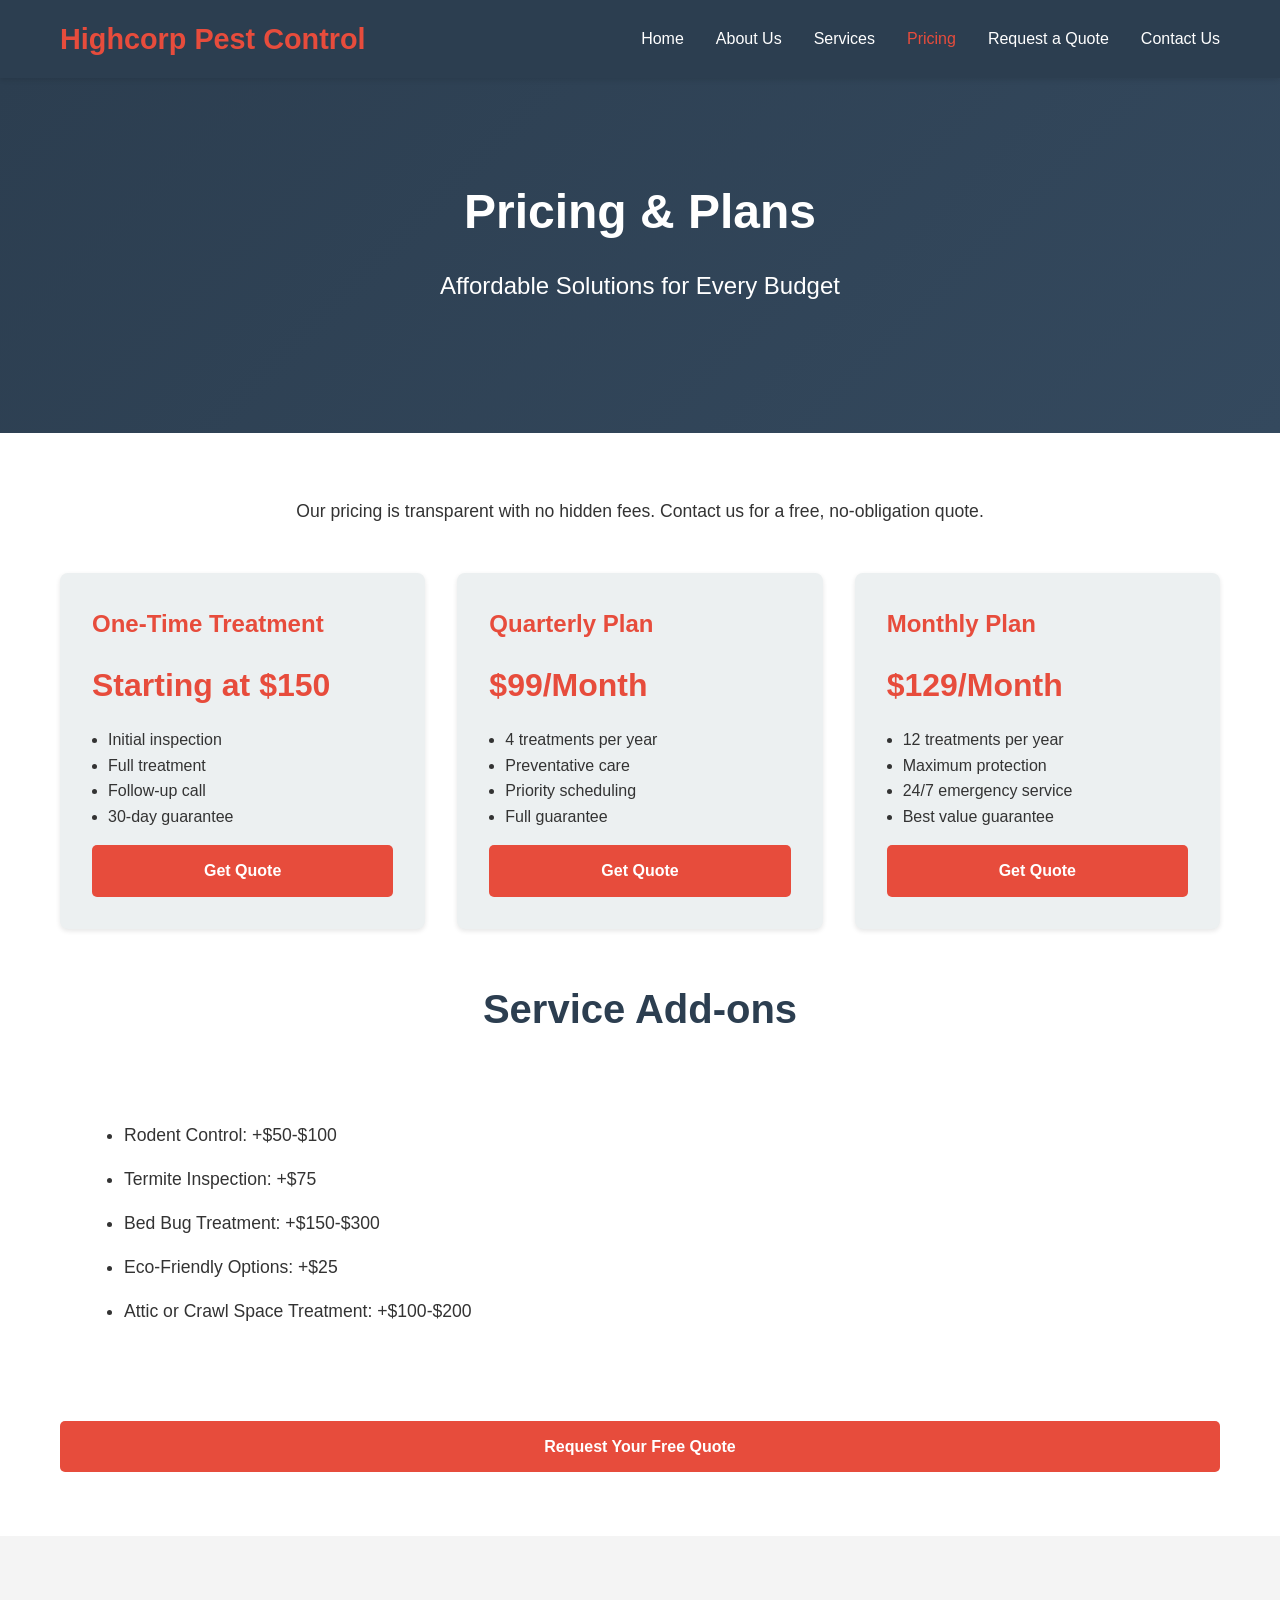
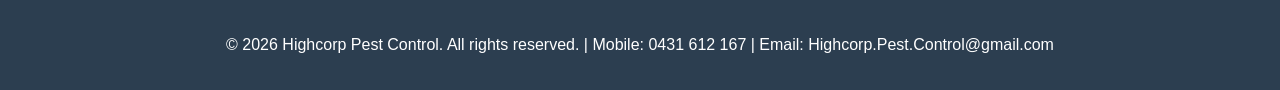
<file: pricing.html>
<!DOCTYPE html>
<html lang="en">
<head>
    <meta charset="UTF-8">
    <meta name="viewport" content="width=device-width, initial-scale=1.0">
    <title>Pricing - Highcorp Pest Control</title>
    <link rel="stylesheet" href="style.css">
</head>
<body>
    <!-- Navigation -->
    <nav class="navbar">
        <div class="container">
            <div class="logo">
                <h1>Highcorp Pest Control</h1>
            </div>
            <ul class="nav-links">
                <li><a href="index.html">Home</a></li>
                <li><a href="about.html">About Us</a></li>
                <li><a href="services.html">Services</a></li>
                <li><a href="pricing.html" class="active">Pricing</a></li>
                <li><a href="quote.html">Request a Quote</a></li>
                <li><a href="contact.html">Contact Us</a></li>
            </ul>
        </div>
    </nav>

    <!-- Main Content -->
    <section class="hero">
        <div class="container">
            <h2>Pricing & Plans</h2>
            <p>Affordable Solutions for Every Budget</p>
        </div>
    </section>

    <section class="services-preview">
        <div class="container">
            <p style="text-align: center; font-size: 1.1rem; margin-bottom: 3rem;">
                Our pricing is transparent with no hidden fees. Contact us for a free, no-obligation quote.
            </p>

            <div class="services-grid">
                <div class="service-card">
                    <h3>One-Time Treatment</h3>
                    <p style="font-size: 2rem; color: #e74c3c; font-weight: bold; margin: 1rem 0;">Starting at $150</p>
                    <ul style="margin-left: 1rem;">
                        <li>Initial inspection</li>
                        <li>Full treatment</li>
                        <li>Follow-up call</li>
                        <li>30-day guarantee</li>
                    </ul>
                    <a href="quote.html" class="btn btn-primary" style="width: 100%; text-align: center; margin-top: 1rem;">Get Quote</a>
                </div>

                <div class="service-card">
                    <h3>Quarterly Plan</h3>
                    <p style="font-size: 2rem; color: #e74c3c; font-weight: bold; margin: 1rem 0;">$99/Month</p>
                    <ul style="margin-left: 1rem;">
                        <li>4 treatments per year</li>
                        <li>Preventative care</li>
                        <li>Priority scheduling</li>
                        <li>Full guarantee</li>
                    </ul>
                    <a href="quote.html" class="btn btn-primary" style="width: 100%; text-align: center; margin-top: 1rem;">Get Quote</a>
                </div>

                <div class="service-card">
                    <h3>Monthly Plan</h3>
                    <p style="font-size: 2rem; color: #e74c3c; font-weight: bold; margin: 1rem 0;">$129/Month</p>
                    <ul style="margin-left: 1rem;">
                        <li>12 treatments per year</li>
                        <li>Maximum protection</li>
                        <li>24/7 emergency service</li>
                        <li>Best value guarantee</li>
                    </ul>
                    <a href="quote.html" class="btn btn-primary" style="width: 100%; text-align: center; margin-top: 1rem;">Get Quote</a>
                </div>
            </div>

            <h2 style="text-align: center; margin-top: 3rem; color: #2c3e50;">Service Add-ons</h2>
            <div style="background-color: white; padding: 2rem; border-radius: 8px; margin-top: 2rem;">
                <ul style="margin-left: 2rem; font-size: 1.1rem;">
                    <li style="margin-bottom: 1rem;">Rodent Control: +$50-$100</li>
                    <li style="margin-bottom: 1rem;">Termite Inspection: +$75</li>
                    <li style="margin-bottom: 1rem;">Bed Bug Treatment: +$150-$300</li>
                    <li style="margin-bottom: 1rem;">Eco-Friendly Options: +$25</li>
                    <li style="margin-bottom: 1rem;">Attic or Crawl Space Treatment: +$100-$200</li>
                </ul>
            </div>

            <a href="quote.html" class="btn btn-primary" style="display: block; text-align: center; margin-top: 3rem;">Request Your Free Quote</a>
        </div>
    </section>

    <!-- Footer -->
    <footer>
        <div class="container">
            <p>&copy; 2026 Highcorp Pest Control. All rights reserved. | Mobile: 0431 612 167 | Email: Highcorp.Pest.Control@gmail.com</p>
        </div>
    </footer>
</body>
</html>
</file>
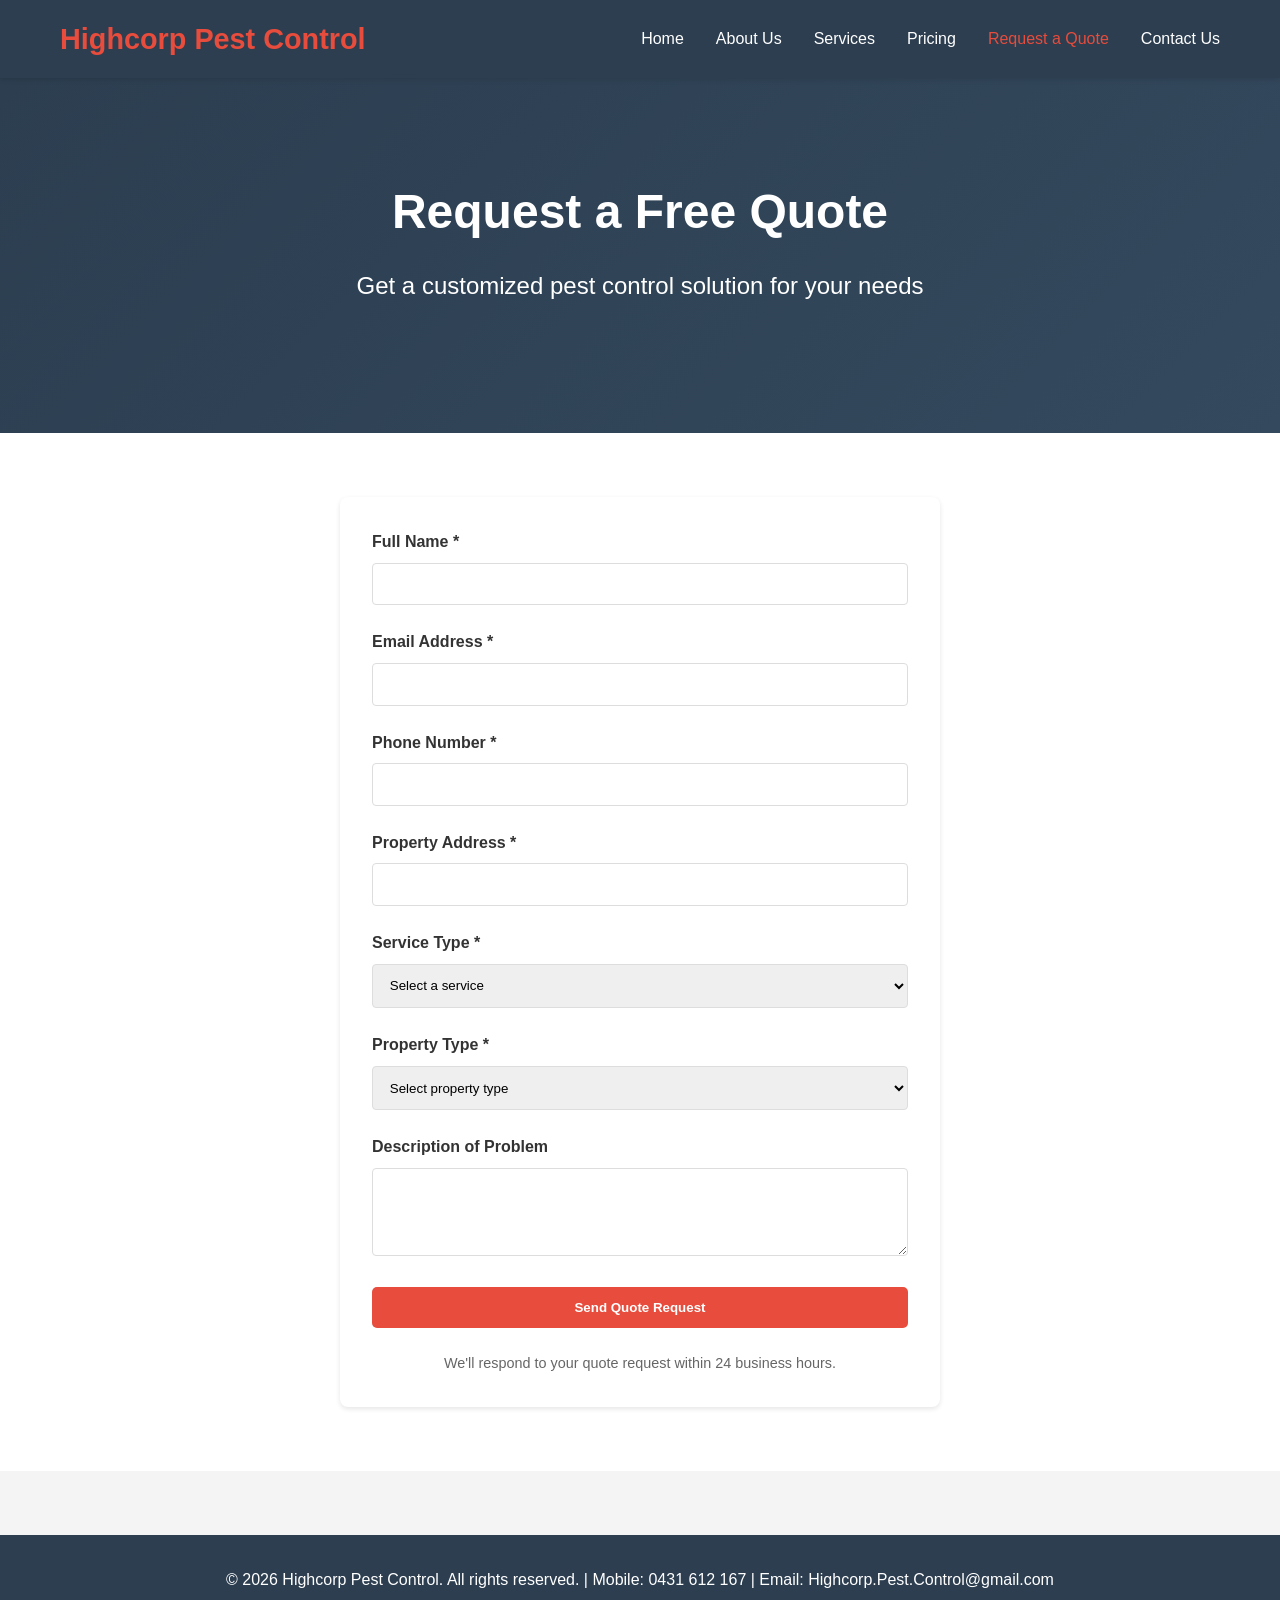
<file: quote.html>
<!DOCTYPE html>
<html lang="en">
<head>
    <meta charset="UTF-8">
    <meta name="viewport" content="width=device-width, initial-scale=1.0">
    <title>Request a Quote - Highcorp Pest Control</title>
    <link rel="stylesheet" href="style.css">
</head>
<body>
    <!-- Navigation -->
    <nav class="navbar">
        <div class="container">
            <div class="logo">
                <h1>Highcorp Pest Control</h1>
            </div>
            <ul class="nav-links">
                <li><a href="index.html">Home</a></li>
                <li><a href="about.html">About Us</a></li>
                <li><a href="services.html">Services</a></li>
                <li><a href="pricing.html">Pricing</a></li>
                <li><a href="quote.html" class="active">Request a Quote</a></li>
                <li><a href="contact.html">Contact Us</a></li>
            </ul>
        </div>
    </nav>

    <!-- Main Content -->
    <section class="hero">
        <div class="container">
            <h2>Request a Free Quote</h2>
            <p>Get a customized pest control solution for your needs</p>
        </div>
    </section>

    <section class="services-preview">
        <div class="container">
            <div style="max-width: 600px; margin: 0 auto; background-color: white; padding: 2rem; border-radius: 8px; box-shadow: 0 2px 5px rgba(0,0,0,0.1);">
                <form action="mailto:Highcorp.Pest.Control@gmail.com" method="POST" enctype="text/plain">
                    <div style="margin-bottom: 1.5rem;">
                        <label for="name" style="display: block; margin-bottom: 0.5rem; font-weight: bold;">Full Name *</label>
                        <input type="text" id="name" name="name" required style="width: 100%; padding: 0.8rem; border: 1px solid #ddd; border-radius: 4px;">
                    </div>

                    <div style="margin-bottom: 1.5rem;">
                        <label for="email" style="display: block; margin-bottom: 0.5rem; font-weight: bold;">Email Address *</label>
                        <input type="email" id="email" name="email" required style="width: 100%; padding: 0.8rem; border: 1px solid #ddd; border-radius: 4px;">
                    </div>

                    <div style="margin-bottom: 1.5rem;">
                        <label for="phone" style="display: block; margin-bottom: 0.5rem; font-weight: bold;">Phone Number *</label>
                        <input type="tel" id="phone" name="phone" required style="width: 100%; padding: 0.8rem; border: 1px solid #ddd; border-radius: 4px;">
                    </div>

                    <div style="margin-bottom: 1.5rem;">
                        <label for="address" style="display: block; margin-bottom: 0.5rem; font-weight: bold;">Property Address *</label>
                        <input type="text" id="address" name="address" required style="width: 100%; padding: 0.8rem; border: 1px solid #ddd; border-radius: 4px;">
                    </div>

                    <div style="margin-bottom: 1.5rem;">
                        <label for="service" style="display: block; margin-bottom: 0.5rem; font-weight: bold;">Service Type *</label>
                        <select id="service" name="service" required style="width: 100%; padding: 0.8rem; border: 1px solid #ddd; border-radius: 4px;">
                            <option value="">Select a service</option>
                            <option value="General Pest Control">General Pest Control</option>
                            <option value="Rodent Control">Rodent Control</option>
                            <option value="Termite Inspection">Termite Inspection</option>
                            <option value="Bed Bug Treatment">Bed Bug Treatment</option>
                            <option value="Commercial Service">Commercial Service</option>
                            <option value="Other">Other</option>
                        </select>
                    </div>

                    <div style="margin-bottom: 1.5rem;">
                        <label for="property" style="display: block; margin-bottom: 0.5rem; font-weight: bold;">Property Type *</label>
                        <select id="property" name="property" required style="width: 100%; padding: 0.8rem; border: 1px solid #ddd; border-radius: 4px;">
                            <option value="">Select property type</option>
                            <option value="Residential">Residential</option>
                            <option value="Commercial">Commercial</option>
                            <option value="Multi-unit">Multi-unit</option>
                        </select>
                    </div>

                    <div style="margin-bottom: 1.5rem;">
                        <label for="description" style="display: block; margin-bottom: 0.5rem; font-weight: bold;">Description of Problem</label>
                        <textarea id="description" name="description" rows="4" style="width: 100%; padding: 0.8rem; border: 1px solid #ddd; border-radius: 4px; font-family: Arial, sans-serif;"></textarea>
                    </div>

                    <button type="submit" class="btn btn-primary" style="width: 100%; text-align: center; cursor: pointer;">Send Quote Request</button>
                </form>

                <p style="text-align: center; margin-top: 1.5rem; font-size: 0.9rem; color: #666;">
                    We'll respond to your quote request within 24 business hours.
                </p>
            </div>
        </div>
    </section>

    <!-- Footer -->
    <footer>
        <div class="container">
            <p>&copy; 2026 Highcorp Pest Control. All rights reserved. | Mobile: 0431 612 167 | Email: Highcorp.Pest.Control@gmail.com</p>
        </div>
    </footer>
</body>
</html>
</file>
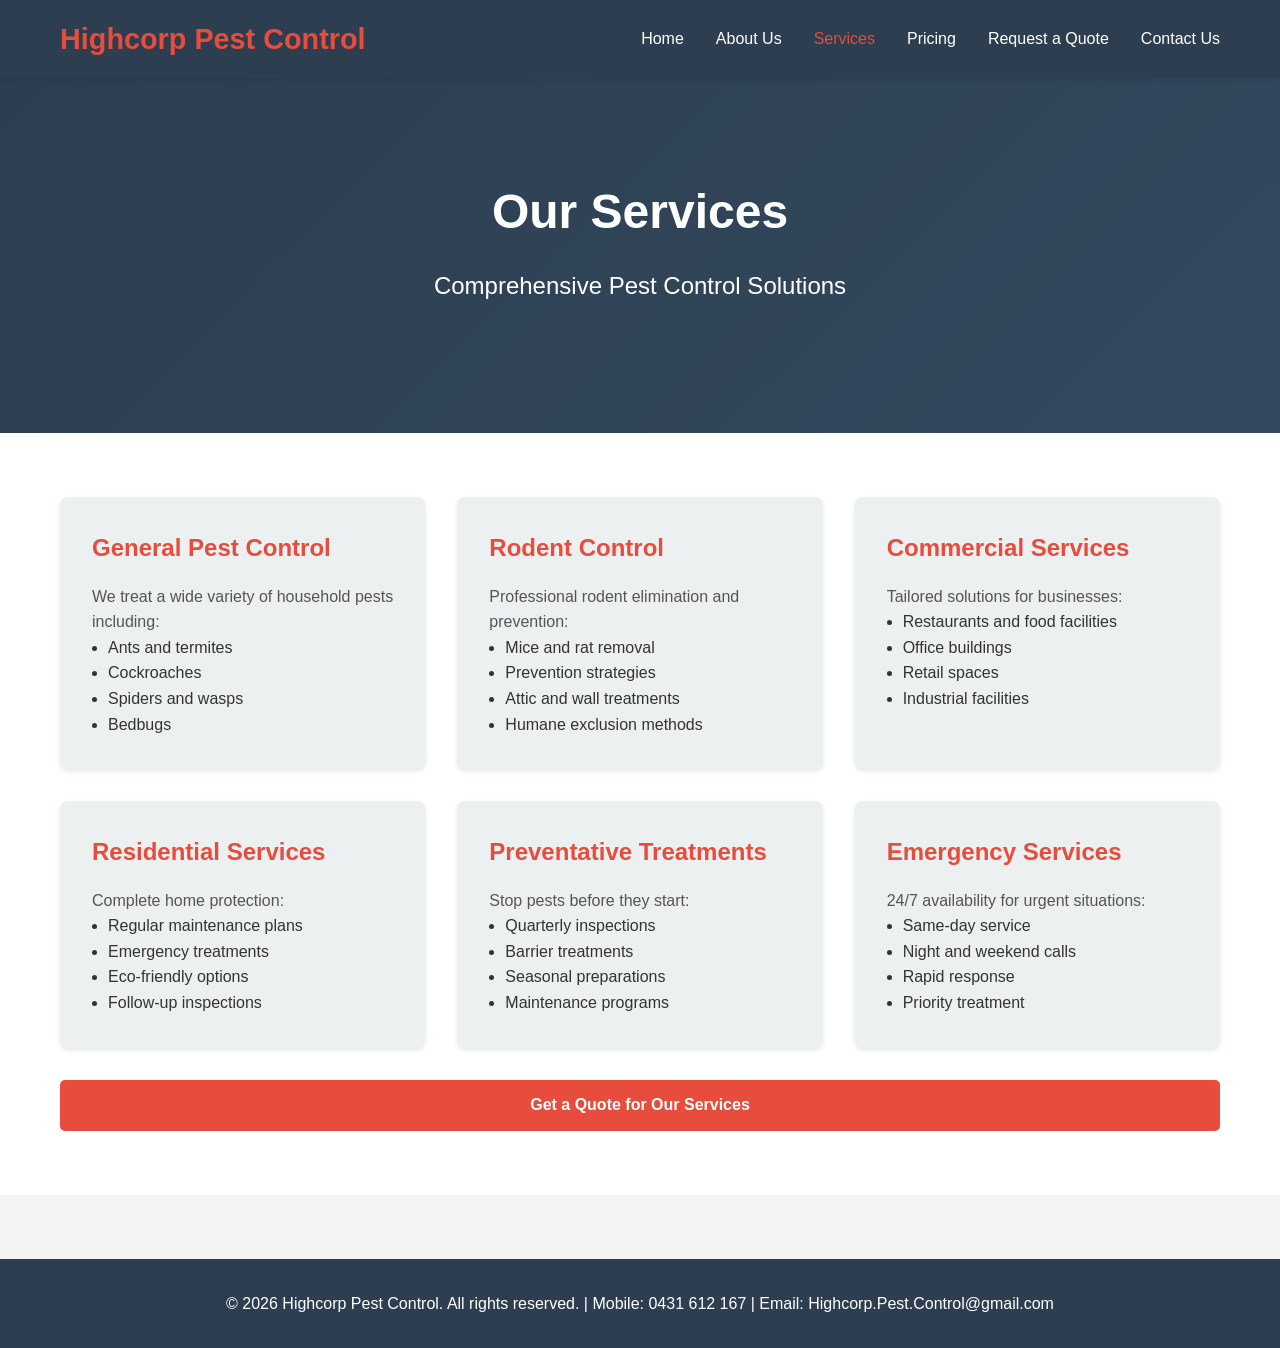
<file: services.html>
<!DOCTYPE html>
<html lang="en">
<head>
    <meta charset="UTF-8">
    <meta name="viewport" content="width=device-width, initial-scale=1.0">
    <title>Services - Highcorp Pest Control</title>
    <link rel="stylesheet" href="style.css">
</head>
<body>
    <!-- Navigation -->
    <nav class="navbar">
        <div class="container">
            <div class="logo">
                <h1>Highcorp Pest Control</h1>
            </div>
            <ul class="nav-links">
                <li><a href="index.html">Home</a></li>
                <li><a href="about.html">About Us</a></li>
                <li><a href="services.html" class="active">Services</a></li>
                <li><a href="pricing.html">Pricing</a></li>
                <li><a href="quote.html">Request a Quote</a></li>
                <li><a href="contact.html">Contact Us</a></li>
            </ul>
        </div>
    </nav>

    <!-- Main Content -->
    <section class="hero">
        <div class="container">
            <h2>Our Services</h2>
            <p>Comprehensive Pest Control Solutions</p>
        </div>
    </section>

    <section class="services-preview">
        <div class="container">
            <div class="services-grid">
                <div class="service-card">
                    <h3>General Pest Control</h3>
                    <p>We treat a wide variety of household pests including:</p>
                    <ul style="margin-left: 1rem;">
                        <li>Ants and termites</li>
                        <li>Cockroaches</li>
                        <li>Spiders and wasps</li>
                        <li>Bedbugs</li>
                    </ul>
                </div>

                <div class="service-card">
                    <h3>Rodent Control</h3>
                    <p>Professional rodent elimination and prevention:</p>
                    <ul style="margin-left: 1rem;">
                        <li>Mice and rat removal</li>
                        <li>Prevention strategies</li>
                        <li>Attic and wall treatments</li>
                        <li>Humane exclusion methods</li>
                    </ul>
                </div>

                <div class="service-card">
                    <h3>Commercial Services</h3>
                    <p>Tailored solutions for businesses:</p>
                    <ul style="margin-left: 1rem;">
                        <li>Restaurants and food facilities</li>
                        <li>Office buildings</li>
                        <li>Retail spaces</li>
                        <li>Industrial facilities</li>
                    </ul>
                </div>

                <div class="service-card">
                    <h3>Residential Services</h3>
                    <p>Complete home protection:</p>
                    <ul style="margin-left: 1rem;">
                        <li>Regular maintenance plans</li>
                        <li>Emergency treatments</li>
                        <li>Eco-friendly options</li>
                        <li>Follow-up inspections</li>
                    </ul>
                </div>

                <div class="service-card">
                    <h3>Preventative Treatments</h3>
                    <p>Stop pests before they start:</p>
                    <ul style="margin-left: 1rem;">
                        <li>Quarterly inspections</li>
                        <li>Barrier treatments</li>
                        <li>Seasonal preparations</li>
                        <li>Maintenance programs</li>
                    </ul>
                </div>

                <div class="service-card">
                    <h3>Emergency Services</h3>
                    <p>24/7 availability for urgent situations:</p>
                    <ul style="margin-left: 1rem;">
                        <li>Same-day service</li>
                        <li>Night and weekend calls</li>
                        <li>Rapid response</li>
                        <li>Priority treatment</li>
                    </ul>
                </div>
            </div>

            <a href="quote.html" class="btn btn-primary">Get a Quote for Our Services</a>
        </div>
    </section>

    <!-- Footer -->
    <footer>
        <div class="container">
            <p>&copy; 2026 Highcorp Pest Control. All rights reserved. | Mobile: 0431 612 167 | Email: Highcorp.Pest.Control@gmail.com</p>
        </div>
    </footer>
</body>
</html>
</file>
<file: style.css>
/* General Styles */
* {
    margin: 0;
    padding: 0;
    box-sizing: border-box;
}

body {
    font-family: 'Segoe UI', Tahoma, Geneva, Verdana, sans-serif;
    line-height: 1.6;
    color: #333;
    background-color: #f4f4f4;
}

.container {
    max-width: 1200px;
    margin: 0 auto;
    padding: 0 20px;
}

/* Navigation */
.navbar {
    background-color: #2c3e50;
    color: white;
    padding: 1rem 0;
    position: sticky;
    top: 0;
    box-shadow: 0 2px 5px rgba(0,0,0,0.1);
}

.navbar .container {
    display: flex;
    justify-content: space-between;
    align-items: center;
}

.logo h1 {
    font-size: 1.8rem;
    color: #e74c3c;
}

.nav-links {
    display: flex;
    list-style: none;
    gap: 2rem;
}

.nav-links a {
    color: white;
    text-decoration: none;
    transition: color 0.3s ease;
    font-weight: 500;
}

.nav-links a:hover,
.nav-links a.active {
    color: #e74c3c;
}

/* Hero Section */
.hero {
    background: linear-gradient(135deg, #2c3e50 0%, #34495e 100%);
    color: white;
    padding: 6rem 0;
    text-align: center;
}

.hero h2 {
    font-size: 3rem;
    margin-bottom: 1rem;
}

.hero p {
    font-size: 1.5rem;
    margin-bottom: 2rem;
}

/* Buttons */
.btn {
    display: inline-block;
    padding: 0.8rem 2rem;
    border-radius: 5px;
    text-decoration: none;
    transition: all 0.3s ease;
    font-weight: bold;
    cursor: pointer;
    border: none;
}

.btn-primary {
    background-color: #e74c3c;
    color: white;
}

.btn-primary:hover {
    background-color: #c0392b;
    transform: translateY(-2px);
    box-shadow: 0 4px 8px rgba(0,0,0,0.2);
}

.btn-secondary {
    background-color: #3498db;
    color: white;
    margin-top: 2rem;
}

.btn-secondary:hover {
    background-color: #2980b9;
    transform: translateY(-2px);
}

/* Services Preview */
.services-preview {
    background-color: white;
    padding: 4rem 0;
}

.services-preview h2 {
    text-align: center;
    font-size: 2.5rem;
    margin-bottom: 3rem;
    color: #2c3e50;
}

.services-grid {
    display: grid;
    grid-template-columns: repeat(auto-fit, minmax(300px, 1fr));
    gap: 2rem;
    margin-bottom: 2rem;
}

.service-card {
    background-color: #ecf0f1;
    padding: 2rem;
    border-radius: 8px;
    box-shadow: 0 2px 5px rgba(0,0,0,0.1);
    transition: transform 0.3s ease;
}

.service-card:hover {
    transform: translateY(-5px);
    box-shadow: 0 5px 15px rgba(0,0,0,0.2);
}

.service-card h3 {
    color: #e74c3c;
    margin-bottom: 1rem;
    font-size: 1.5rem;
}

.service-card p {
    color: #555;
}

.services-preview .btn {
    display: block;
    text-align: center;
}

/* Why Us Section */
.why-us {
    background-color: #f8f9fa;
    padding: 4rem 0;
}

.why-us h2 {
    text-align: center;
    font-size: 2.5rem;
    margin-bottom: 2rem;
    color: #2c3e50;
}

.features {
    list-style: none;
    display: grid;
    grid-template-columns: repeat(auto-fit, minmax(250px, 1fr));
    gap: 1.5rem;
}

.features li {
    background-color: white;
    padding: 1.5rem;
    border-radius: 5px;
    box-shadow: 0 2px 5px rgba(0,0,0,0.1);
    font-size: 1.1rem;
    color: #2c3e50;
}

/* CTA Section */
.cta {
    background: linear-gradient(135deg, #e74c3c 0%, #c0392b 100%);
    color: white;
    padding: 4rem 0;
    text-align: center;
}

.cta h2 {
    font-size: 2.5rem;
    margin-bottom: 2rem;
}

/* Footer */
footer {
    background-color: #2c3e50;
    color: white;
    text-align: center;
    padding: 2rem 0;
    margin-top: 4rem;
}

/* Responsive Design */
@media (max-width: 768px) {
    .nav-links {
        flex-direction: column;
        gap: 1rem;
    }

    .hero h2 {
        font-size: 2rem;
    }

    .hero p {
        font-size: 1.2rem;
    }

    .services-grid {
        grid-template-columns: 1fr;
    }

    .features {
        grid-template-columns: 1fr;
    }
}
</file>
